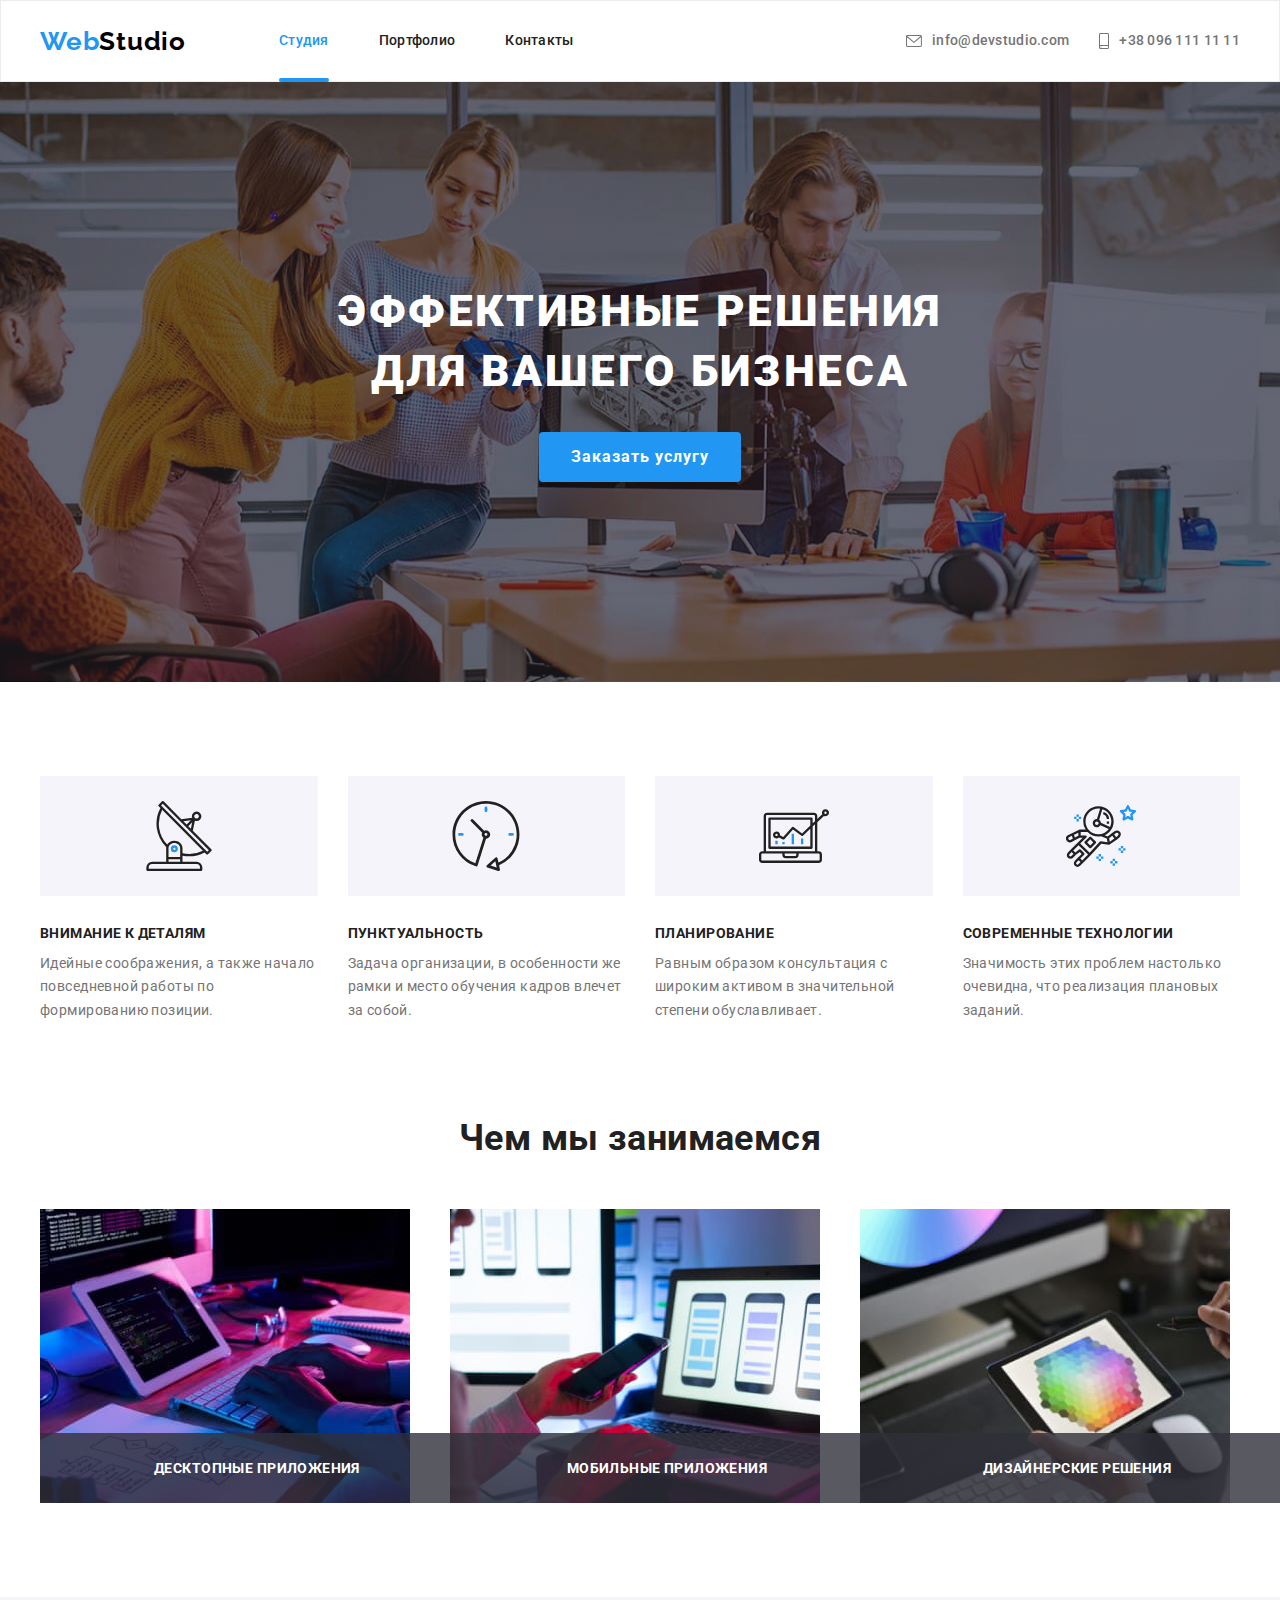
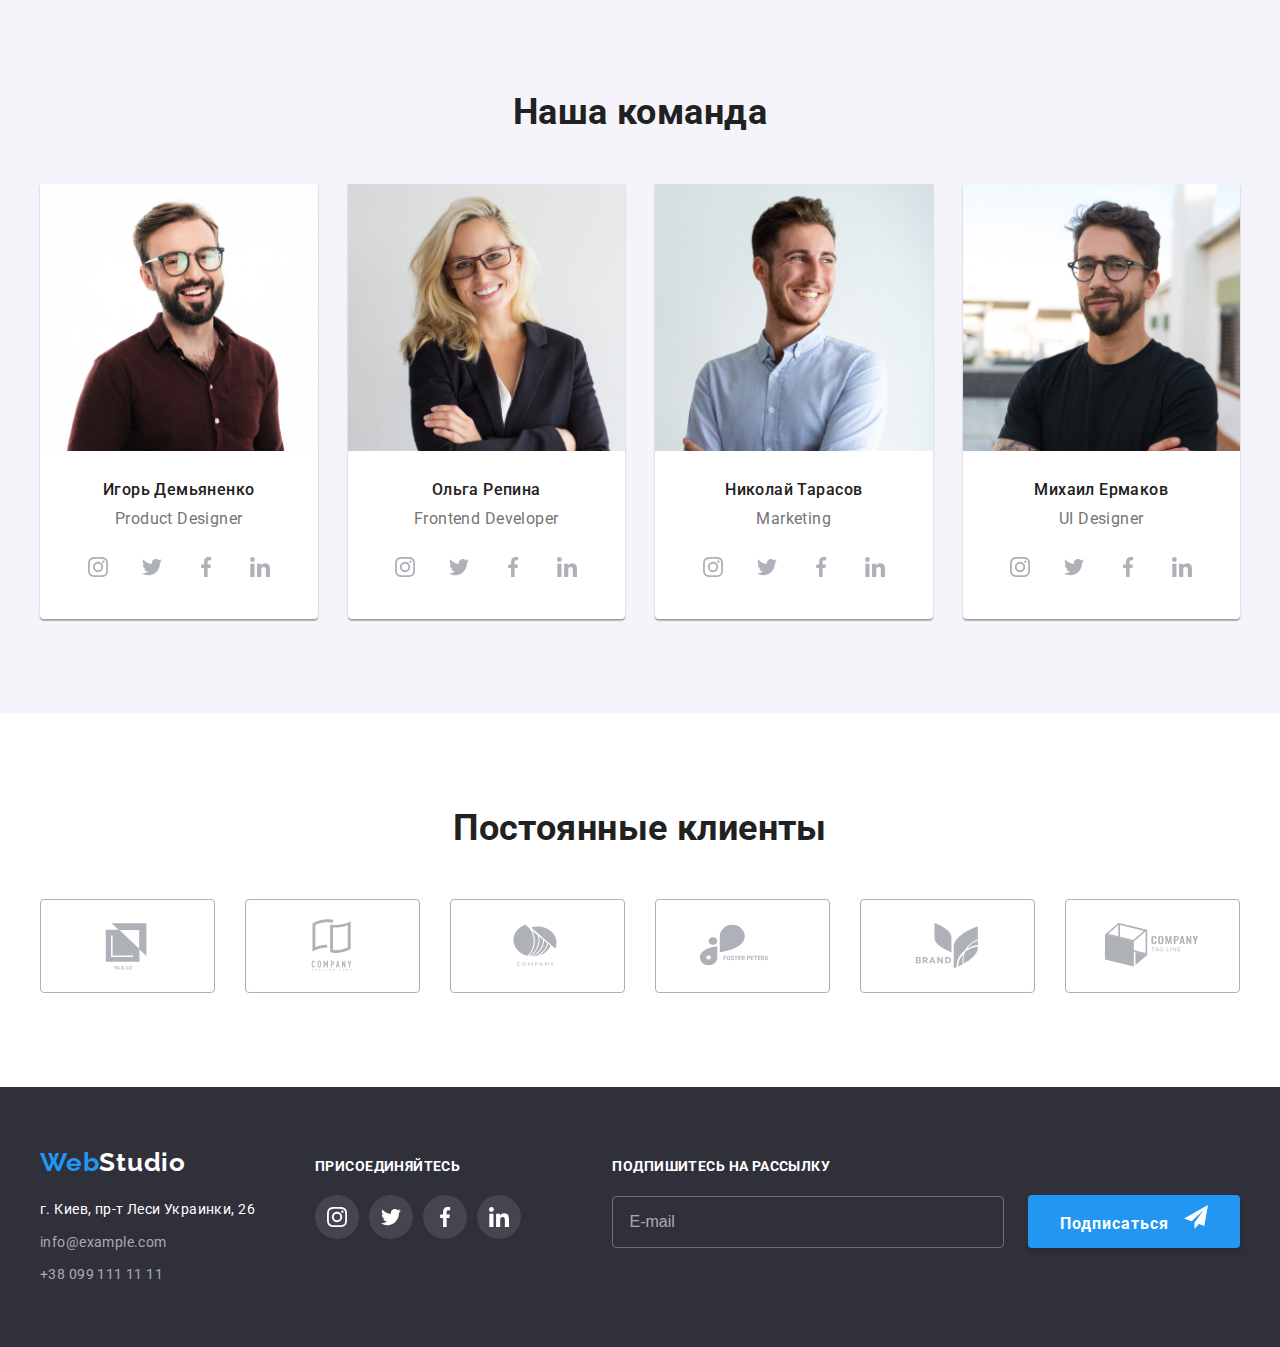
<file: index.html>
<!DOCTYPE html>
<html lang="ru">
  <head>
    <meta charset="UTF-8" />
    <meta http-equiv="X-UA-Compatible" content="IE=edge" />
    <meta name="viewport" content="width=device-width, initial-scale=1.0" />
    <title>Студия</title>
    <link rel="preconnect" href="https://fonts.googleapis.com" />
    <link rel="preconnect" href="https://fonts.gstatic.com" crossorigin />
    <link
      href="https://fonts.googleapis.com/css2?family=Raleway:wght@700&family=Roboto:wght@400;500;700;900&display=swap"
      rel="stylesheet"
    />
    <!-- Normalize start -->
    <link
      rel="stylesheet"
      href="https://cdnjs.cloudflare.com/ajax/libs/modern-normalize/1.1.0/modern-normalize.min.css"
      integrity="sha512-wpPYUAdjBVSE4KJnH1VR1HeZfpl1ub8YT/NKx4PuQ5NmX2tKuGu6U/JRp5y+Y8XG2tV+wKQpNHVUX03MfMFn9Q=="
      crossorigin="anonymous"
      referrerpolicy="no-referrer"
    />
    <!-- Normalize end -->
    <!-- Custom styles start -->
    <link rel="stylesheet" href="./css/main.min.css" />
    <!-- Custom styles end -->
  </head>
  <!--Body-->
  <body class="document.body">
    <!--Header-->
    <header class="header header-line">
      <div class="container header-container">
        <a class="logo header-logo" href="./index.html">
          Web<span class="logo__text">Studio</span>
        </a>
        <!-- Mobile menu -->
        <button
          class="menu-toggle js-open-menu"
          aria-expanded="false"
          aria-controls="mobile-menu"
          type="button"
        >
          <svg
            class="menu-toggle_icon"
            width="40"
            height="40"
            aria-label="Переключатель мобільного меню"
          >
            <use href="./images/icons.svg#menu-icon"></use>
          </svg>
        </button>
        <!--Navigation-->
        <nav class="nav">
          <ul class="nav__list nav-list list">
            <li class="nav__item">
              <a class="nav__link link nav__link--current" href="./index.html"
                >Студия</a
              >
            </li>
            <li class="nav__item">
              <a class="nav__link link" href="./portfolio.html">Портфолио</a>
            </li>
            <li class="nav__item">
              <a class="nav__link link" href="">Контакты</a>
            </li>
          </ul>
        </nav>
        <!--Contacts header-->
        <ul class="contact__list list">
          <li class="contact__item">
            <a class="contact__link link" href="mailto:info@devstudio.com">
              <svg class="contact__icon" width="16" height="12">
                <use href="./images/icons.svg#envelope"></use>
              </svg>
              info@devstudio.com
            </a>
          </li>
          <li class="contact__item">
            <a class="contact__link link" href="tel:+380961111111">
              <svg class="contact__icon" width="10" height="16">
                <use href="./images/icons.svg#smartphone"></use>
              </svg>
              +38 096 111 11 11</a
            >
          </li>
        </ul>
      </div>
    </header>
    <!--Main-->
    <main>
      <!--Герой-->
      <section class="hero">
        <div class="hero__bg container">
          <h1 class="hero__title">Эффективные решения для вашего бизнеса</h1>
          <button class="hero-btn" type="button" data-modal-open>
            Заказать услугу
          </button>
        </div>
      </section>
      <!--Особенности-->
      <section class="features section">
        <div class="container">
          <h2 class="visually-hidden">Особенности</h2>
          <ul class="feature-list list card-set">
            <li class="feature__item card-item">
              <div class="feature__container">
                <svg class="feature__icon" width="70" height="70">
                  <use href="./images/icons.svg#antenna"></use>
                </svg>
              </div>
              <h3 class="feature__title title">Внимание к деталям</h3>
              <p class="feature__descr">
                Идейные соображения, а также начало повседневной работы по
                формированию позиции.
              </p>
            </li>
            <li class="feature__item card-item">
              <div class="feature__container">
                <svg class="feature__icon" width="70" height="70">
                  <use href="./images/icons.svg#clock"></use>
                </svg>
              </div>
              <h3 class="feature__title title">Пунктуальность</h3>
              <p class="feature__descr">
                Задача организации, в особенности же рамки и место обучения
                кадров влечет за собой.
              </p>
            </li>
            <li class="feature__item card-item">
              <div class="feature__container">
                <svg class="feature__icon" width="70" height="70">
                  <use href="./images/icons.svg#diagram"></use>
                </svg>
              </div>
              <h3 class="feature__title title">Планирование</h3>
              <p class="feature__descr">
                Равным образом консультация с широким активом в значительной
                степени обуславливает.
              </p>
            </li>
            <li class="feature__item card-item">
              <div class="feature__container">
                <svg class="feature__icon" width="70" height="70">
                  <use href="./images/icons.svg#astronaut"></use>
                </svg>
              </div>
              <h3 class="feature__title title">Современные технологии</h3>
              <p class="feature__descr">
                Значимость этих проблем настолько очевидна, что реализация
                плановых заданий.
              </p>
            </li>
          </ul>
        </div>
      </section>
      <!--Чем мы занимаемся-->
      <section class="work-types section">
        <div class="container">
          <h2 class="section-title">Чем мы занимаемся</h2>
          <ul class="work-types__list card-set list">
            <li class="work-types__item card-item">
              <img
                class="images"
                src="./images/worktypes/img_1.jpg"
                alt="Верстка"
                width="370"
                height="294"
              />
              <p class="work-types__descr">Десктопные приложения</p>
            </li>
            <li class="work-types__item card-item">
              <img
                class="images"
                src="./images/worktypes/img_2.jpg"
                alt="Дизайн"
                width="370"
                height="294"
              />
              <p class="work-types__descr">Мобильные приложения</p>
            </li>
            <li class="work-types__item card-item">
              <img
                class="images"
                src="./images/worktypes/img_3.jpg"
                alt="Внешнее оформление"
                width="370"
                height="294"
              />
              <p class="work-types__descr">Дизайнерские решения</p>
            </li>
          </ul>
        </div>
      </section>
      <!--Наша команда-->
      <section class="team section">
        <div class="container">
          <h2 class="section-title">Наша команда</h2>
          <ul class="team__list card-set list">
            <li class="team__item card-item">
              <picture>
                <!-- desktop screen -->
                <source
                  media="(min-width: 1200px)"
                  srcset="
                    ./images/team/photo_1@1x_lg.webp 1x,
                    ./images/team/photo_1@2x_lg.webp 2x
                  "
                  type="image/webp"
                />
                <source
                  media="(min-width: 1200px)"
                  srcset="
                    ./images/team/photo_1@1x_lg.jpg 1x,
                    ./images/team/photo_1@2x_lg.jpg 2x
                  "
                  type="image/jpeg"
                />

                <!-- tablet screen -->
                <source
                  media="(min-width: 768px)"
                  srcset="
                    ./images/team/photo_1@1x_md.webp 1x,
                    ./images/team/photo_1@2x_md.webp 2x
                  "
                  type="image/webp"
                />
                <source
                  media="(min-width: 768px)"
                  srcset="
                    ./images/team/photo_1@1x_md.jpg 1x,
                    ./images/team/photo_1@2x_md.jpg 2x
                  "
                  type="image/jpeg"
                />

                <!-- mobile screen -->
                <source
                  media="(max-width: 767px)"
                  srcset="
                    ./images/team/photo_1@1x_sm.webp 1x,
                    ./images/team/photo_1@2x_sm.webp 2x
                  "
                  type="image/webp"
                />
                <source
                  media="(max-width: 767px)"
                  srcset="
                    ./images/team/photo_1@1x_sm.jpg 1x,
                    ./images/team/photo_1@2x_sm.jpg 2x
                  "
                  type="image/jpeg"
                />
                <img
                  class="team__img"
                  src="./images/team/photo_1@1x_sm.jpg"
                  alt="Фото Игорь Демьяненко"
                  width="450"
                  height="460"
                />
              </picture>
              <div class="team__wrapper">
                <h3 class="team__title">Игорь Демьяненко</h3>
                <p class="team__descr" lang="en">Product Designer</p>
                <ul class="social__list list">
                  <li class="social__item">
                    <a
                      class="social__link link"
                      href=""
                      target="_blank"
                      rel="noopener noreferrer"
                      aria-label="Instagram"
                    >
                      <svg class="social__icon" width="20" height="20">
                        <use href="./images/icons.svg#instagram"></use>
                      </svg>
                    </a>
                  </li>
                  <li class="social__item">
                    <a
                      class="social__link link"
                      href=""
                      target="_blank"
                      rel="noopener noreferrer"
                      aria-label="twitter"
                    >
                      <svg class="social__icon" width="20" height="20">
                        <use href="./images/icons.svg#twitter"></use>
                      </svg>
                    </a>
                  </li>
                  <li class="social__item">
                    <a
                      class="social__link link"
                      href=""
                      target="_blank"
                      rel="noopener noreferrer"
                      aria-label="facebook"
                    >
                      <svg class="social__icon" width="20" height="20">
                        <use href="./images/icons.svg#facebook"></use>
                      </svg>
                    </a>
                  </li>
                  <li class="social__item">
                    <a
                      class="social__link link"
                      href=""
                      target="_blank"
                      rel="noopener noreferrer"
                      aria-label="linkedin"
                    >
                      <svg class="social__icon" width="20" height="20">
                        <use href="./images/icons.svg#linkedin"></use>
                      </svg>
                    </a>
                  </li>
                </ul>
              </div>
            </li>
            <li class="team__item card-item">
              <picture>
                <!-- desktop screen -->
                <source
                  media="(min-width: 1200px)"
                  srcset="
                    ./images/team/photo_2@1x_lg.webp 1x,
                    ./images/team/photo_2@2x_lg.webp 2x
                  "
                  type="image/webp"
                />
                <source
                  media="(min-width: 1200px)"
                  srcset="
                    ./images/team/photo_2@1x_lg.jpg 1x,
                    ./images/team/photo_2@2x_lg.jpg 2x
                  "
                  type="image/jpeg"
                />

                <!-- tablet screen -->
                <source
                  media="(min-width: 768px)"
                  srcset="
                    ./images/team/photo_2@1x_md.webp 1x,
                    ./images/team/photo_2@2x_md.webp 2x
                  "
                  type="image/webp"
                />
                <source
                  media="(min-width: 768px)"
                  srcset="
                    ./images/team/photo_2@1x_md.jpg 1x,
                    ./images/team/photo_2@2x_md.jpg 2x
                  "
                  type="image/jpeg"
                />

                <!-- mobile screen -->
                <source
                  media="(max-width: 767px)"
                  srcset="
                    ./images/team/photo_2@1x_sm.webp 1x,
                    ./images/team/photo_2@2x_sm.webp 2x
                  "
                  type="image/webp"
                />
                <source
                  media="(max-width: 767px)"
                  srcset="
                    ./images/team/photo_2@1x_sm.jpg 1x,
                    ./images/team/photo_2@2x_sm.jpg 2x
                  "
                  type="image/jpeg"
                />
                <img
                  class="team__img"
                  src="./images/team/photo_2.jpg"
                  alt="Фото Ольга Репина"
                  width="450"
                  height="460"
                />
              </picture>
              <div class="team__wrapper">
                <h3 class="team__title">Ольга Репина</h3>
                <p class="team__descr" lang="en">Frontend Developer</p>
                <ul class="social__list list">
                  <li class="social__item">
                    <a
                      class="social__link link"
                      href=""
                      target="_blank"
                      rel="noopener noreferrer"
                      aria-label="Instagram"
                    >
                      <svg class="social__icon" width="20" height="20">
                        <use href="./images/icons.svg#instagram"></use>
                      </svg>
                    </a>
                  </li>
                  <li class="social__item">
                    <a
                      class="social__link link"
                      href=""
                      target="_blank"
                      rel="noopener noreferrer"
                      aria-label="twitter"
                    >
                      <svg class="social__icon" width="20" height="20">
                        <use href="./images/icons.svg#twitter"></use>
                      </svg>
                    </a>
                  </li>
                  <li class="social__item">
                    <a
                      class="social__link link"
                      href=""
                      target="_blank"
                      rel="noopener noreferrer"
                      aria-label="facebook"
                    >
                      <svg class="social__icon" width="20" height="20">
                        <use href="./images/icons.svg#facebook"></use>
                      </svg>
                    </a>
                  </li>
                  <li class="social__item">
                    <a
                      class="social__link link"
                      href=""
                      target="_blank"
                      rel="noopener noreferrer"
                      aria-label="linkedin"
                    >
                      <svg class="social__icon" width="20" height="20">
                        <use href="./images/icons.svg#linkedin"></use>
                      </svg>
                    </a>
                  </li>
                </ul>
              </div>
            </li>
            <li class="team__item card-item">
              <picture>
                <!-- desktop screen -->
                <source
                  media="(min-width: 1200px)"
                  srcset="
                    ./images/team/photo_3@1x_lg.webp 1x,
                    ./images/team/photo_3@2x_lg.webp 2x
                  "
                  type="image/webp"
                />
                <source
                  media="(min-width: 1200px)"
                  srcset="
                    ./images/team/photo_3@1x_lg.jpg 1x,
                    ./images/team/photo_3@2x_lg.jpg 2x
                  "
                  type="image/jpeg"
                />

                <!-- tablet screen -->
                <source
                  media="(min-width: 768px)"
                  srcset="
                    ./images/team/photo_3@1x_md.webp 1x,
                    ./images/team/photo_3@2x_md.webp 2x
                  "
                  type="image/webp"
                />
                <source
                  media="(min-width: 768px)"
                  srcset="
                    ./images/team/photo_3@1x_md.jpg 1x,
                    ./images/team/photo_3@2x_md.jpg 2x
                  "
                  type="image/jpeg"
                />

                <!-- mobile screen -->
                <source
                  media="(max-width: 767px)"
                  srcset="
                    ./images/team/photo_3@1x_sm.webp 1x,
                    ./images/team/photo_3@2x_sm.webp 2x
                  "
                  type="image/webp"
                />
                <source
                  media="(max-width: 767px)"
                  srcset="
                    ./images/team/photo_3@1x_sm.jpg 1x,
                    ./images/team/photo_3@2x_sm.jpg 2x
                  "
                  type="image/jpeg"
                />
                <img
                  class="team__img"
                  src="./images/team/photo_3.jpg"
                  alt="Фото Николай Тарасов"
                  width="450"
                  height="460"
                />
              </picture>
              <div class="team__wrapper">
                <h3 class="team__title">Николай Тарасов</h3>
                <p class="team__descr" lang="en">Marketing</p>
                <ul class="social__list list">
                  <li class="social__item">
                    <a
                      class="social__link link"
                      href=""
                      target="_blank"
                      rel="noopener noreferrer"
                      aria-label="Instagram"
                    >
                      <svg class="social__icon" width="20" height="20">
                        <use href="./images/icons.svg#instagram"></use>
                      </svg>
                    </a>
                  </li>
                  <li class="social__item">
                    <a
                      class="social__link link"
                      href=""
                      target="_blank"
                      rel="noopener noreferrer"
                      aria-label="twitter"
                    >
                      <svg class="social__icon" width="20" height="20">
                        <use href="./images/icons.svg#twitter"></use>
                      </svg>
                    </a>
                  </li>
                  <li class="social__item">
                    <a
                      class="social__link link"
                      href=""
                      target="_blank"
                      rel="noopener noreferrer"
                      aria-label="facebook"
                    >
                      <svg class="social__icon" width="20" height="20">
                        <use href="./images/icons.svg#facebook"></use>
                      </svg>
                    </a>
                  </li>
                  <li class="social__item">
                    <a
                      class="social__link link"
                      href=""
                      target="_blank"
                      rel="noopener noreferrer"
                      aria-label="linkedin"
                    >
                      <svg class="social__icon" width="20" height="20">
                        <use href="./images/icons.svg#linkedin"></use>
                      </svg>
                    </a>
                  </li>
                </ul>
              </div>
            </li>
            <li class="team__item card-item">
              <picture>
                <!-- desktop screen -->
                <source
                  media="(min-width: 1200px)"
                  srcset="
                    ./images/team/photo_4@1x_lg.webp 1x,
                    ./images/team/photo_4@2x_lg.webp 2x
                  "
                  type="image/webp"
                />
                <source
                  media="(min-width: 1200px)"
                  srcset="
                    ./images/team/photo_4@1x_lg.jpg 1x,
                    ./images/team/photo_4@2x_lg.jpg 2x
                  "
                  type="image/jpeg"
                />

                <!-- tablet screen -->
                <source
                  media="(min-width: 768px)"
                  srcset="
                    ./images/team/photo_4@1x_md.jpg 1x,
                    ./images/team/photo_4@2x_md.jpg 2x
                  "
                  type="image/webp"
                />
                <source
                  media="(min-width: 768px)"
                  srcset="
                    ./images/team/photo_4@1x_md.jpg 1x,
                    ./images/team/photo_4@2x_md.jpg 2x
                  "
                  type="image/jpeg"
                />

                <!-- mobile screen -->
                <source
                  media="(max-width: 767px)"
                  srcset="
                    ./images/team/photo_4@1x_sm.webp 1x,
                    ./images/team/photo_4@2x_sm.webp 2x
                  "
                  type="image/webp"
                />
                <source
                  media="(max-width: 767px)"
                  srcset="
                    ./images/team/photo_4@1x_sm.jpg 1x,
                    ./images/team/photo_4@2x_sm.jpg 2x
                  "
                  type="image/jpeg"
                />
                <img
                  class="team__img"
                  src="./images/team/photo_4.jpg"
                  alt="Фото Михаил Ермаков"
                  width="450"
                  height="460"
                />
              </picture>

              <div class="team__wrapper">
                <h3 class="team__title">Михаил Ермаков</h3>
                <p class="team__descr" lang="en">UI Designer</p>
                <ul class="social__list list">
                  <li class="social__item">
                    <a
                      class="social__link link"
                      href=""
                      target="_blank"
                      rel="noopener noreferrer"
                      aria-label="Instagram"
                    >
                      <svg class="social__icon" width="20" height="20">
                        <use href="./images/icons.svg#instagram"></use>
                      </svg>
                    </a>
                  </li>
                  <li class="social__item">
                    <a
                      class="social__link link"
                      href=""
                      target="_blank"
                      rel="noopener noreferrer"
                      aria-label="twitter"
                    >
                      <svg class="social__icon" width="20" height="20">
                        <use href="./images/icons.svg#twitter"></use>
                      </svg>
                    </a>
                  </li>
                  <li class="social__item">
                    <a
                      class="social__link link"
                      href=""
                      target="_blank"
                      rel="noopener noreferrer"
                      aria-label="facebook"
                    >
                      <svg class="social__icon" width="20" height="20">
                        <use href="./images/icons.svg#facebook"></use>
                      </svg>
                    </a>
                  </li>
                  <li class="social__item">
                    <a
                      class="social__link link"
                      href=""
                      target="_blank"
                      rel="noopener noreferrer"
                      aria-label="linkedin"
                    >
                      <svg class="social__icon" width="20" height="20">
                        <use href="./images/icons.svg#linkedin"></use>
                      </svg>
                    </a>
                  </li>
                </ul>
              </div>
            </li>
          </ul>
        </div>
      </section>
      <!-- Постоянные клиенты -->
      <section class="clients section">
        <div class="container">
          <h2 class="clients__title section-title">Постоянные клиенты</h2>
          <ul class="clients__list card-set list">
            <li class="clients__item card-item">
              <a
                class="clients__link link"
                target="_blank"
                rel="noopener noreferrer"
                href=""
                aria-label="YA&CO"
              >
                <svg width="106" height="60">
                  <use href="./images/icons.svg#logo-1"></use>
                </svg>
              </a>
            </li>
            <li class="clients__item card-item">
              <a
                class="clients__link link"
                target="_blank"
                rel="noopener noreferrer"
                href=""
                aria-label="Tagline here"
              >
                <svg width="106" height="60">
                  <use href="./images/icons.svg#logo-2"></use>
                </svg>
              </a>
            </li>
            <li class="clients__item card-item">
              <a
                class="clients__link link"
                target="_blank"
                rel="noopener noreferrer"
                href=""
                aria-label="Company"
              >
                <svg width="106" height="60">
                  <use href="./images/icons.svg#logo-3"></use>
                </svg>
              </a>
            </li>
            <li class="clients__item card-item">
              <a
                class="clients__link link"
                target="_blank"
                rel="noopener noreferrer"
                href=""
                aria-label="Foster Peters"
              >
                <svg width="106" height="60">
                  <use href="./images/icons.svg#logo-4"></use>
                </svg>
              </a>
            </li>
            <li class="clients__item card-item">
              <a
                class="clients__link link"
                target="_blank"
                rel="noopener noreferrer"
                href=""
                aria-label="Brand"
              >
                <svg width="106" height="60">
                  <use href="./images/icons.svg#logo-5"></use>
                </svg>
              </a>
            </li>
            <li class="clients__item card-item">
              <a
                class="clients__link link"
                target="_blank"
                rel="noopener noreferrer"
                href=""
                aria-label="Tag Line"
              >
                <svg width="106" height="60">
                  <use href="./images/icons.svg#logo-6"></use>
                </svg>
              </a>
            </li>
          </ul>
        </div>
      </section>
    </main>
    <!--Footer-->
    <footer class="footer">
      <div class="footer__container container">
        <div class="footer__contacts">
          <a class="logo footer-logo" href="index.html"
            >Web<span class="logo-text logo-text--mode-white">Studio</span>
          </a>
          <address class="footer-address">
            <ul class="footer__list list">
              <li>
                <a
                  href="https://goo.gl/maps/9SiHz1dHuhAvryd87"
                  target="_blank"
                  rel="noreferrer noopener"
                  class="footer__link link footer-address__descr"
                  >г. Киев, пр-т Леси Украинки, 26
                </a>
              </li>
              <li>
                <a href="mailto:info@example.com" class="footer__link link"
                  >info@example.com</a
                >
              </li>
              <li>
                <a href="tel:+380991111111" class="footer__link link"
                  >+38 099 111 11 11</a
                >
              </li>
            </ul>
          </address>
        </div>
        <div class="footer-join">
          <h2 class="footer-join__title">присоединяйтесь</h2>
          <ul class="social__list list">
            <li class="social__item">
              <a
                class="social__link social__link--footer link"
                href=""
                target="_blank"
                rel="noopener noreferrer"
                aria-label="Instagram"
              >
                <svg
                  class="social__icon social__icon--footer"
                  width="20"
                  height="20"
                >
                  <use href="./images/icons.svg#instagram"></use>
                </svg>
              </a>
            </li>
            <li class="social__item">
              <a
                class="social__link social__link--footer link"
                href=""
                target="_blank"
                rel="noopener noreferrer"
                aria-label="twitter"
              >
                <svg
                  class="social__icon social__icon--footer"
                  width="20"
                  height="20"
                >
                  <use href="./images/icons.svg#twitter"></use>
                </svg>
              </a>
            </li>
            <li class="social__item">
              <a
                class="social__link social__link--footer link"
                href=""
                target="_blank"
                rel="noopener noreferrer"
                aria-label="facebook"
              >
                <svg
                  class="social__icon social__icon--footer"
                  width="20"
                  height="20"
                >
                  <use href="./images/icons.svg#facebook"></use>
                </svg>
              </a>
            </li>
            <li class="social__item">
              <a
                class="social__link social__link--footer link"
                href=""
                target="_blank"
                rel="noopener noreferrer"
                aria-label="linkedin"
              >
                <svg
                  class="social__icon social__icon--footer"
                  width="20"
                  height="20"
                >
                  <use href="./images/icons.svg#linkedin"></use>
                </svg>
              </a>
            </li>
          </ul>
        </div>
        <div class="footer-subscribe">
          <h2 class="footer-subscribe__title">Подпишитесь на рассылку</h2>
          <form class="footer-subscribe__form">
            <label class="footer-subscribe__label">
              <input
                class="footer-subscribe__input"
                type="email"
                name="email"
                placeholder="E-mail"
              />
            </label>
            <button class="hero-btn hero-btn--footer" type="submit">
              Подписаться
              <svg class="footer-subscribe__icon" width="24px" height="24px">
                <use href="./images/icons.svg#icon-send"></use>
              </svg>
            </button>
          </form>
        </div>
      </div>
    </footer>
    <!-- Modal window -->
    <div class="backdrop is-hidden" data-modal>
      <div class="modal">
        <button class="modal-close-btn" data-modal-close>
          <svg class="modal-close-btn__icon" width="18" height="18">
            <use href="./images/icons.svg#modal-close"></use>
          </svg>
        </button>
        <form class="register-form">
          <strong class="register-form__title"
            >Оставьте свои данные, мы вам перезвоним</strong
          >
          <div class="register-form__group" role="group">
            <label class="register-form__wrap">
              <span class="register-form__label">Имя</span>
              <span class="register-form__wrap">
                <input
                  class="register-form__input"
                  type="text"
                  name="user_name"
                />
                <svg class="register-form__icon" width="18" height="18">
                  <use href="./images/icons.svg#register-form-name-icon"></use>
                </svg>
              </span>
            </label>
            <label class="register-form__wrap">
              <span class="register-form__label">Телефон</span>
              <span class="register-form__wrap">
                <input
                  class="register-form__input"
                  type="tel"
                  name="phone_number"
                />
                <svg class="register-form__icon" width="18" height="18">
                  <use href="./images/icons.svg#register-form-phone-icon"></use>
                </svg>
              </span>
            </label>
            <label class="register-form__wrap">
              <span class="register-form__label">Почта</span>
              <span class="register-form__wrap">
                <input class="register-form__input" type="email" name="email" />
                <svg class="register-form__icon" width="18" height="18">
                  <use
                    href="./images/icons.svg#register-form-envelope-icon"
                  ></use>
                </svg>
              </span>
            </label>
            <label class="register-form__wrap">
              <span class="register-form__label">Комментарий</span>
              <span class="register-form__wrap">
                <textarea
                  class="register-form__message"
                  name="feedback"
                  rows="5"
                  placeholder="Введите текст"
                ></textarea>
              </span>
            </label>
          </div>
          <label class="register-form-agreement">
            <input
              class="register__checkbox visually-hidden"
              type="checkbox"
              name="agreement"
            />
            <svg class="register__icon" width="16" height="15">
              <use
                class="register__icon--uncheck"
                href="./images/icons.svg#icon-uncheck"
              ></use>
              <use
                class="register__icon--check"
                href="./images/icons.svg#icon-check"
              ></use>
            </svg>
            <span class="register-form-agreement__text"
              >Соглашаюсь с рассылкой и принимаю
              <a class="register-form-agreement__link" href=""
                >Условия договора</a
              >
            </span>
          </label>
          <button class="hero-btn" type="submit">Отправить</button>
        </form>
      </div>
    </div>
    <!-- Mobile menu -->
    <div class="menu-container js-menu-container" id="mobile-menu">
      <button class="menu-toggle menu-toggle--close js-close-menu">
        <svg width="19" height="19">
          <use href="./images/icons.svg#menu-close"></use>
        </svg>
      </button>
      <div class="mobile-menu">
        <!--Navigation menu-->
        <ul class="nav__list nav-list nav-list--menu list">
          <li class="nav__item nav__item--menu">
            <a
              class="nav__link nav__link--menu link menu--current"
              href="./index.html"
              >Студия</a
            >
          </li>
          <li class="nav__item nav__item--menu">
            <a class="nav__link nav__link--menu link" href="./portfolio.html"
              >Портфолио</a
            >
          </li>
          <li class="nav__item nav__item--menu">
            <a class="nav__link nav__link--menu link" href="">Контакты</a>
          </li>
        </ul>
        <!--Contacts menu-->
        <ul class="contact__list contact__list--menu list">
          <li class="contact__item contact__item--menu-phone">
            <a
              class="contact__link contact__link--menu link"
              href="tel:+380961111111"
            >
              +38 096 111 11 11</a
            >
          </li>
          <li class="contact__item contact__item--menu-envelope">
            <a
              class="contact__link contact__link--menu link"
              href="mailto:info@devstudio.com"
            >
              info@devstudio.com
            </a>
          </li>
        </ul>
        <!-- Socials menu -->
        <ul class="social__list--menu list">
          <li class="social__item--menu">
            <a
              class="social__link--menu link"
              href=""
              target="_blank"
              rel="noopener noreferrer"
              aria-label="Instagram"
              >Instagram
            </a>
          </li>
          <li><span class="line-vertical">|</span></li>
          <li class="social__item--menu">
            <a
              class="social__link--menu link"
              href=""
              target="_blank"
              rel="noopener noreferrer"
              aria-label="twitter"
            >
              Twitter
            </a>
          </li>
          <li><span class="line-vertical">|</span></li>
          <li class="social__item--menu">
            <a
              class="social__link--menu link"
              href=""
              target="_blank"
              rel="noopener noreferrer"
              aria-label="facebook"
            >
              Facebook
            </a>
          </li>
          <li><span class="line-vertical">|</span></li>
          <li class="social__item--menu">
            <a
              class="social__link--menu link"
              href=""
              target="_blank"
              rel="noopener noreferrer"
              aria-label="linkedin"
            >
              Linkedin
            </a>
          </li>
        </ul>
      </div>
    </div>
    <script src="./js/modal.js"></script>
    <script src="./js/mobile-menu.js"></script>
    <!-- <script
      defer
      src="https://cdnjs.cloudflare.com/ajax/libs/body-scroll-lock/3.1.5/bodyScrollLock.min.js"
      integrity="sha512-HowszSDbQl7UPEAsPnvJHlQsnBmU2YMrv7KKTBulTLEGz9chfBoWYyZJL+MU06p/yBuuMO/8jI7029YRZ2uBLA=="
      crossorigin="anonymous"
    ></script> -->
  </body>
</html>
</file>
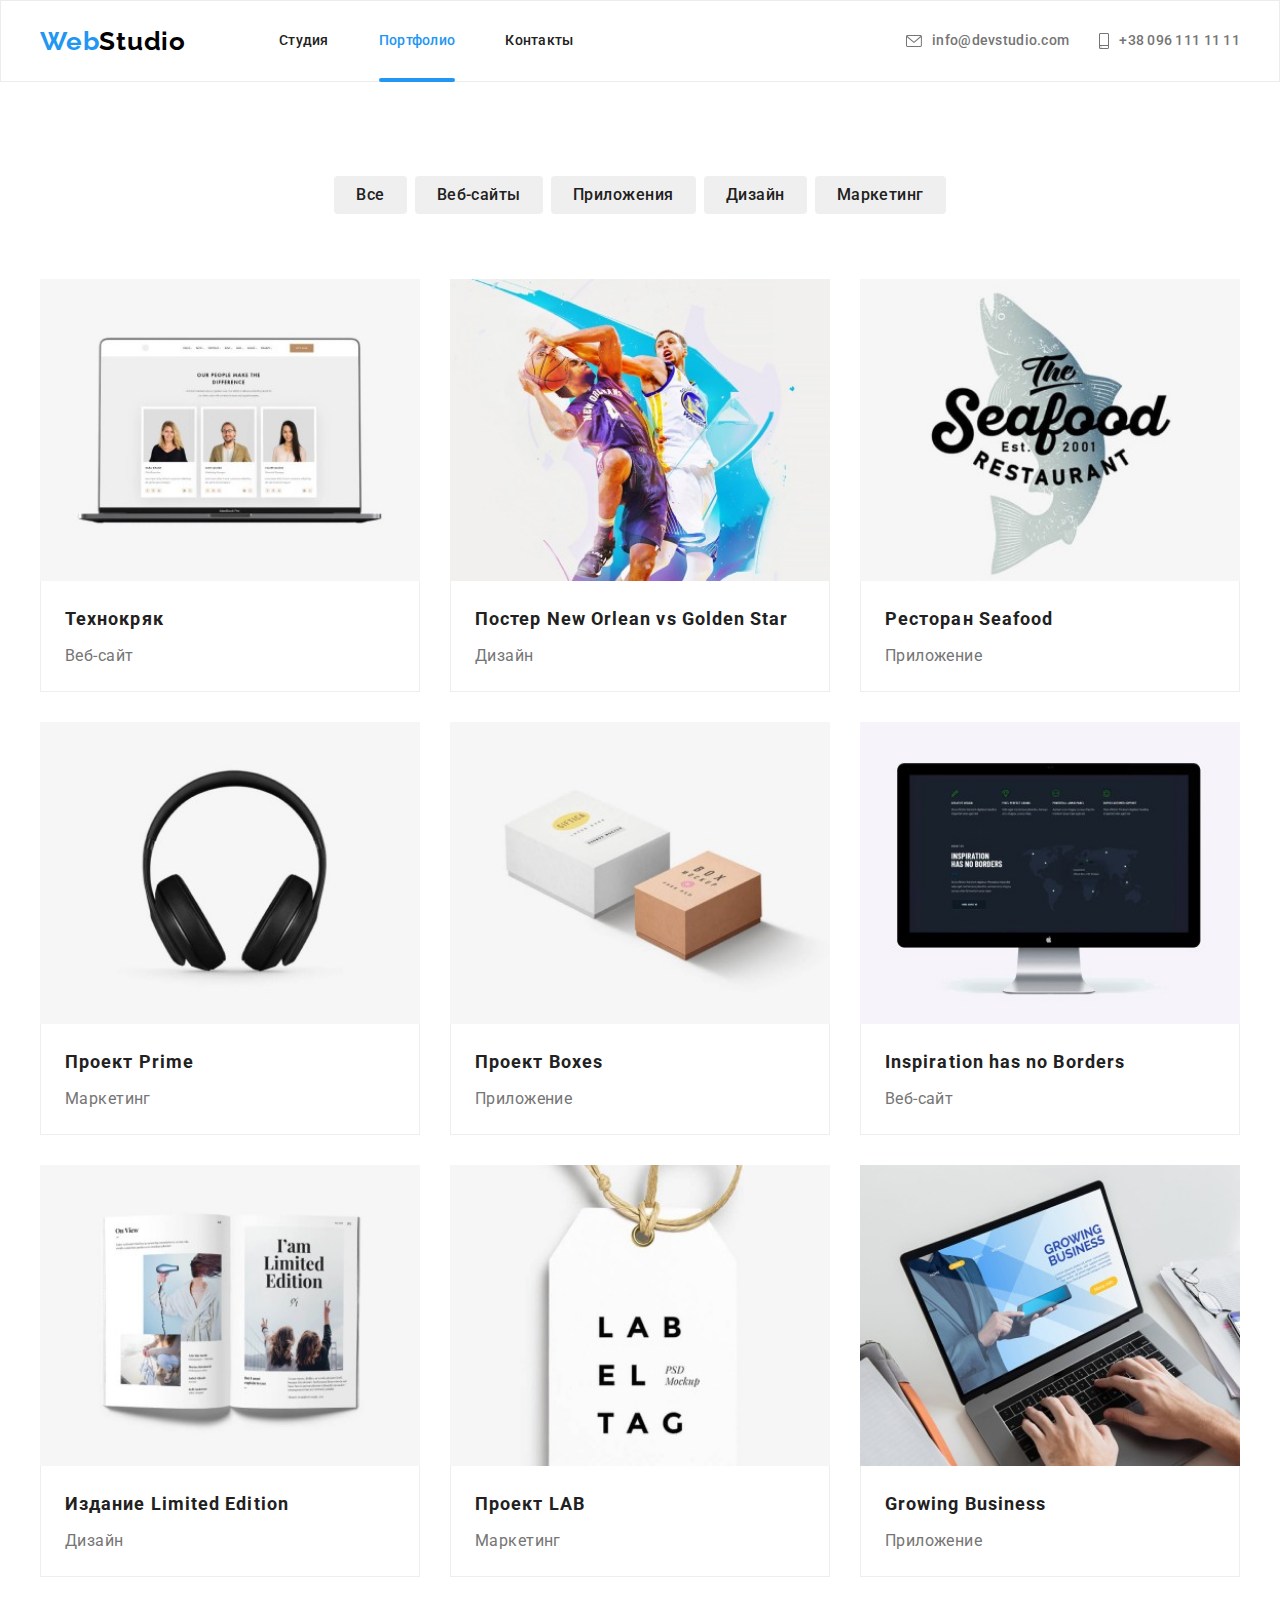
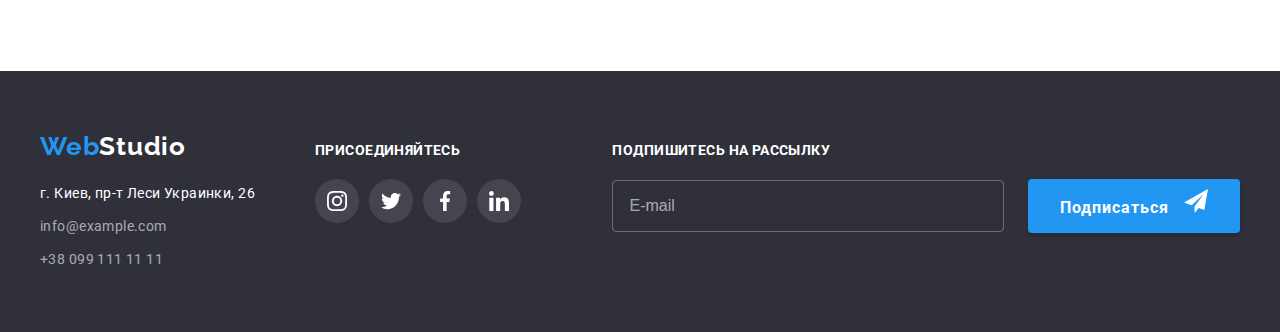
<file: portfolio.html>
<!DOCTYPE html>
<html lang="ru">
  <head>
    <meta charset="UTF-8" />
    <meta http-equiv="X-UA-Compatible" content="IE=edge" />
    <meta name="viewport" content="width=device-width, initial-scale=1.0" />
    <title>Студия</title>
    <link rel="preconnect" href="https://fonts.googleapis.com" />
    <link rel="preconnect" href="https://fonts.gstatic.com" crossorigin />
    <link
      href="https://fonts.googleapis.com/css2?family=Raleway:wght@700&family=Roboto:wght@400;500;700;900&display=swap"
      rel="stylesheet"
    />
    <!-- Normalize start -->
    <link
      rel="stylesheet"
      href="https://cdnjs.cloudflare.com/ajax/libs/modern-normalize/1.1.0/modern-normalize.min.css"
      integrity="sha512-wpPYUAdjBVSE4KJnH1VR1HeZfpl1ub8YT/NKx4PuQ5NmX2tKuGu6U/JRp5y+Y8XG2tV+wKQpNHVUX03MfMFn9Q=="
      crossorigin="anonymous"
      referrerpolicy="no-referrer"
    />
    <!-- Normalize end -->
    <!-- Custom styles start -->
    <link rel="stylesheet" href="./css/main.min.css" />
    <!-- Custom styles end -->
  </head>
  <!--Body-->
  <body>
    <!--Header-->
    <header class="header header-line">
      <div class="container header-container">
        <a class="logo header-logo" href="./index.html">
          Web<span class="logo__text">Studio</span>
        </a>
        <!-- Mobile menu -->
        <button
          class="menu-toggle js-open-menu"
          aria-expanded="false"
          aria-controls="mobile-menu"
          type="button"
        >
          <svg
            class="menu-toggle__icon"
            width="40"
            height="40"
            aria-label="Переключатель мобільного меню"
          >
            <use href="./images/icons.svg#menu-icon"></use>
          </svg>
        </button>
        <!--Navigation-->
        <nav class="nav">
          <ul class="nav__list nav-list list">
            <li class="nav__item">
              <a class="nav__link link" href="./index.html">Студия</a>
            </li>
            <li class="nav__item">
              <a
                class="nav__link link nav__link--current"
                href="./portfolio.html"
                >Портфолио</a
              >
            </li>
            <li class="nav__item">
              <a class="nav__link link" href="">Контакты</a>
            </li>
          </ul>
        </nav>
        <!--Contacts header-->
        <ul class="contact__list list">
          <li class="contact__item">
            <a class="contact__link link" href="mailto:info@devstudio.com">
              <svg class="contact__icon" width="16" height="12">
                <use href="./images/icons.svg#envelope"></use>
              </svg>
              info@devstudio.com
            </a>
          </li>
          <li class="contact__item">
            <a class="contact__link link" href="tel:+380961111111">
              <svg class="contact__icon" width="10" height="16">
                <use href="./images/icons.svg#smartphone"></use>
              </svg>
              +38 096 111 11 11</a
            >
          </li>
        </ul>
      </div>
    </header>
    <!--Main-->
    <main>
      <!-- Portfolio filter -->
      <section class="section">
        <div class="container">
          <h1 class="visually-hidden">Портфолио</h1>
          <ul class="filter-list list">
            <li class="filter__item">
              <button class="filter-btn" type="button">Все</button>
            </li>
            <li class="filter__item">
              <button class="filter-btn" type="button">Веб-сайты</button>
            </li>
            <li class="filter__item">
              <button class="filter-btn" type="button">Приложения</button>
            </li>
            <li class="filter__item">
              <button class="filter-btn" type="button">Дизайн</button>
            </li>
            <li class="filter__item">
              <button class="filter-btn" type="button">Маркетинг</button>
            </li>
          </ul>
          <!-- Portfolio cards -->
          <ul class="portfolio-list card-set portfolio list">
            <li class="portfolio-list__item card-item">
              <a
                class="portfolio-list__link link"
                href=""
                target="_blank"
                rel="noopener noreferrer"
              >
                <div class="portfolio-list__thumb">
                  <img
                    class="portfolio-list__img"
                    srcset="
                      ./images/portfolio/img_1-354.jpg 354w,
                      ./images/portfolio/img_1-370.jpg 370w,
                      ./images/portfolio/img_1-450.jpg 450w,
                      ./images/portfolio/img_1-708.jpg 708w,
                      ./images/portfolio/img_1-740.jpg 740w,
                      ./images/portfolio/img_1-900.jpg 900w
                    "
                    sizes="(min-width: 1200px) 370px, (min-width: 768px) 354px, (max-width: 767px) 450px, 100vw"
                    src="./images/portfolio/img_1-370.jpg"
                    alt="Ноутбук с контентом"
                    width="450"
                    height="294"
                  />
                  <div class="overlay">
                    <p class="overlay__descr">
                      Ресурс предлагает комплексные предложения с разным уровнем
                      функционала и сервисов. Все это позволит посетителю
                      получить исчерпывающие сведения о&nbsp;компании или
                      частном лице.
                    </p>
                  </div>
                </div>
                <div class="portfolio-list__container">
                  <h2 class="portfolio-list__title portfolio-title title">
                    Технокряк
                  </h2>
                  <p class="portfolio-list__descr">Веб-сайт</p>
                </div>
              </a>
            </li>
            <li class="portfolio-list__item card-item">
              <a
                class="portfolio-list__link link"
                href=""
                target="_blank"
                rel="noopener noreferrer"
              >
                <div class="portfolio-list__thumb">
                  <img
                    class="portfolio-list__img"
                    srcset="
                      ./images/portfolio/img_2-354.jpg 354w,
                      ./images/portfolio/img_2-370.jpg 370w,
                      ./images/portfolio/img_2-450.jpg 450w,
                      ./images/portfolio/img_2-708.jpg 708w,
                      ./images/portfolio/img_2-740.jpg 740w,
                      ./images/portfolio/img_2-900.jpg 900w
                    "
                    sizes="(min-width: 1200px) 370px, (min-width: 768px) 354px, (max-width: 767px) 450px, 100vw"
                    src="./images/portfolio/img_2-370.jpg"
                    alt="Два баскетболиста"
                    width="450"
                    height="294"
                  />
                  <div class="overlay">
                    <p class="overlay__descr">
                      Ресурс предлагает комплексные предложения с разным уровнем
                      функционала и сервисов. Все это позволит посетителю
                      получить исчерпывающие сведения о&nbsp;компании или
                      частном лице.
                    </p>
                  </div>
                </div>
                <div class="portfolio-list__container">
                  <h2 class="portfolio-list__title portfolio-title title">
                    Постер New Orlean vs Golden Star
                  </h2>
                  <p class="portfolio-list__descr">Дизайн</p>
                </div>
              </a>
            </li>
            <li class="portfolio-list__item card-item">
              <a
                class="portfolio-list__link link"
                href=""
                target="_blank"
                rel="noopener noreferrer"
              >
                <div class="portfolio-list__thumb">
                  <img
                    class="portfolio-list__img"
                    srcset="
                      ./images/portfolio/img_3-354.jpg 354w,
                      ./images/portfolio/img_3-370.jpg 370w,
                      ./images/portfolio/img_3-450.jpg 450w,
                      ./images/portfolio/img_3-708.jpg 708w,
                      ./images/portfolio/img_3-740.jpg 740w,
                      ./images/portfolio/img_3-900.jpg 900w
                    "
                    sizes="(min-width: 1200px) 370px, (min-width: 768px) 354px, (max-width: 767px) 450px, 100vw"
                    src="./images/portfolio/img_3-370.jpg"
                    alt="Логотип ресторана"
                    width="450"
                    height="294"
                  />
                  <div class="overlay">
                    <p class="overlay__descr">
                      Ресурс предлагает комплексные предложения с разным уровнем
                      функционала и сервисов. Все это позволит посетителю
                      получить исчерпывающие сведения о&nbsp;компании или
                      частном лице.
                    </p>
                  </div>
                </div>
                <div class="portfolio-list__container">
                  <h2 class="portfolio-list__title portfolio-title title">
                    Ресторан Seafood
                  </h2>
                  <p class="portfolio-list__descr">Приложение</p>
                </div>
              </a>
            </li>
            <li class="portfolio-list__item card-item">
              <a
                class="portfolio-list__link link"
                href=""
                target="_blank"
                rel="noopener noreferrer"
              >
                <div class="portfolio-list__thumb">
                  <img
                    class="portfolio-list__img"
                    srcset="
                      ./images/portfolio/img_4-354.jpg 354w,
                      ./images/portfolio/img_4-370.jpg 370w,
                      ./images/portfolio/img_4-450.jpg 450w,
                      ./images/portfolio/img_4-708.jpg 708w,
                      ./images/portfolio/img_4-740.jpg 740w,
                      ./images/portfolio/img_4-900.jpg 900w
                    "
                    sizes="(min-width: 1200px) 370px, (min-width: 768px) 354px, (max-width: 479px) 450px, 100vw"
                    src="./images/portfolio/img_4-370.jpg"
                    alt="Наушники"
                    width="450"
                    height="294"
                  />
                  <div class="overlay">
                    <p class="overlay__descr">
                      Ресурс предлагает комплексные предложения с разным уровнем
                      функционала и сервисов. Все это позволит посетителю
                      получить исчерпывающие сведения о&nbsp;компании или
                      частном лице.
                    </p>
                  </div>
                </div>
                <div class="portfolio-list__container">
                  <h2 class="portfolio-list__title portfolio-title title">
                    Проект Prime
                  </h2>
                  <p class="portfolio-list__descr">Маркетинг</p>
                </div>
              </a>
            </li>
            <li class="portfolio-list__item card-item">
              <a
                class="portfolio-list__link link"
                href=""
                target="_blank"
                rel="noopener noreferrer"
              >
                <div class="portfolio-list__thumb">
                  <img
                    class="portfolio-list__img"
                    srcset="
                      ./images/portfolio/img_5-354.jpg 354w,
                      ./images/portfolio/img_5-370.jpg 370w,
                      ./images/portfolio/img_5-450.jpg 450w,
                      ./images/portfolio/img_5-708.jpg 708w,
                      ./images/portfolio/img_5-740.jpg 740w,
                      ./images/portfolio/img_5-900.jpg 900w
                    "
                    sizes="(min-width: 1200px) 370px, (min-width: 768px) 354px, (max-width: 767px) 450px, 100vw"
                    src="./images/portfolio/img_5-370.jpg"
                    alt="Две коробки"
                    width="450"
                    height="294"
                  />
                  <div class="overlay">
                    <p class="overlay__descr">
                      Ресурс предлагает комплексные предложения с разным уровнем
                      функционала и сервисов. Все это позволит посетителю
                      получить исчерпывающие сведения о&nbsp;компании или
                      частном лице.
                    </p>
                  </div>
                </div>
                <div class="portfolio-list__container">
                  <h2 class="portfolio-list__title portfolio-title title">
                    Проект Boxes
                  </h2>
                  <p class="portfolio-list__descr">Приложение</p>
                </div>
              </a>
            </li>
            <li class="portfolio-list__item card-item">
              <a
                class="portfolio-list__link link"
                href=""
                target="_blank"
                rel="noopener noreferrer"
              >
                <div class="portfolio-list__thumb">
                  <img
                    class="portfolio-list__img"
                    srcset="
                      ./images/portfolio/img_6-354.jpg 354w,
                      ./images/portfolio/img_6-370.jpg 370w,
                      ./images/portfolio/img_6-450.jpg 450w,
                      ./images/portfolio/img_6-708.jpg 708w,
                      ./images/portfolio/img_6-740.jpg 740w,
                      ./images/portfolio/img_6-900.jpg 900w
                    "
                    sizes="(min-width: 1200px) 370px, (min-width: 768px) 354px, (max-width: 767px) 450px, 100vw"
                    src="./images/portfolio/img_6-370.jpg"
                    alt="Монитор с изображением"
                    width="450"
                    height="294"
                  />
                  <div class="overlay">
                    <p class="overlay__descr">
                      Ресурс предлагает комплексные предложения с разным уровнем
                      функционала и сервисов. Все это позволит посетителю
                      получить исчерпывающие сведения о&nbsp;компании или
                      частном лице.
                    </p>
                  </div>
                </div>
                <div class="portfolio-list__container">
                  <h2 class="portfolio-list__title portfolio-title title">
                    Inspiration has no Borders
                  </h2>
                  <p class="portfolio-list__descr">Веб-сайт</p>
                </div>
              </a>
            </li>
            <li class="portfolio-list__item card-item">
              <a
                class="portfolio-list__link link"
                href=""
                target="_blank"
                rel="noopener noreferrer"
              >
                <div class="portfolio-list__thumb">
                  <img
                    class="portfolio-list__img"
                    srcset="
                      ./images/portfolio/img_7-354.jpg 354w,
                      ./images/portfolio/img_7-370.jpg 370w,
                      ./images/portfolio/img_7-450.jpg 450w,
                      ./images/portfolio/img_7-708.jpg 708w,
                      ./images/portfolio/img_7-740.jpg 740w,
                      ./images/portfolio/img_7-900.jpg 900w
                    "
                    sizes="(min-width: 1200px) 370px, (min-width: 768px) 354px, (max-width: 767px) 450px, 100vw"
                    src="./images/portfolio/img_7-370.jpg"
                    alt="Открытая книга"
                    width="450"
                    height="294"
                  />
                  <div class="overlay">
                    <p class="overlay__descr">
                      Ресурс предлагает комплексные предложения с разным уровнем
                      функционала и сервисов. Все это позволит посетителю
                      получить исчерпывающие сведения о&nbsp;компании или
                      частном лице.
                    </p>
                  </div>
                </div>
                <div class="portfolio-list__container">
                  <h2 class="portfolio-list__title portfolio-title title">
                    Издание Limited Edition
                  </h2>
                  <p class="portfolio-list__descr">Дизайн</p>
                </div>
              </a>
            </li>
            <li class="portfolio-list__item card-item">
              <a
                class="portfolio-list__link link"
                href=""
                target="_blank"
                rel="noopener noreferrer"
              >
                <div class="portfolio-list__thumb">
                  <img
                    class="portfolio-list__img"
                    srcset="
                      ./images/portfolio/img_8-354.jpg 354w,
                      ./images/portfolio/img_8-370.jpg 370w,
                      ./images/portfolio/img_8-450.jpg 450w,
                      ./images/portfolio/img_8-708.jpg 708w,
                      ./images/portfolio/img_8-740.jpg 740w,
                      ./images/portfolio/img_8-900.jpg 900w
                    "
                    sizes="(min-width: 1200px) 370px, (min-width: 768px) 354px, (max-width: 767px) 450px, 100vw"
                    src="./images/portfolio/img_8-370.jpg"
                    alt="Бирочка"
                    width="450"
                    height="294"
                  />
                  <div class="overlay">
                    <p class="overlay__descr">
                      Ресурс предлагает комплексные предложения с разным уровнем
                      функционала и сервисов. Все это позволит посетителю
                      получить исчерпывающие сведения о&nbsp;компании или
                      частном лице.
                    </p>
                  </div>
                </div>
                <div class="portfolio-list__container">
                  <h2 class="portfolio-list__title portfolio-title title">
                    Проект LAB
                  </h2>
                  <p class="portfolio-list__descr">Маркетинг</p>
                </div>
              </a>
            </li>
            <li class="portfolio-list__item card-item">
              <a
                class="portfolio-list__link link"
                href=""
                target="_blank"
                rel="noopener noreferrer"
              >
                <div class="portfolio-list__thumb">
                  <img
                    class="portfolio-list__img"
                    srcset="
                      ./images/portfolio/img_9-354.jpg 354w,
                      ./images/portfolio/img_9-370.jpg 370w,
                      ./images/portfolio/img_9-450.jpg 450w,
                      ./images/portfolio/img_9-708.jpg 708w,
                      ./images/portfolio/img_9-740.jpg 740w,
                      ./images/portfolio/img_9-900.jpg 900w
                    "
                    sizes="(min-width: 1200px) 370px, (min-width: 768px) 354px, (max-width: 767px) 450px, 100vw"
                    src="./images/portfolio/img_9-370.jpg"
                    alt="Ноутбук с программным обеспечением"
                    width="450"
                    height="294"
                  />
                  <div class="overlay">
                    <p class="overlay__descr">
                      Ресурс предлагает комплексные предложения с разным уровнем
                      функционала и сервисов. Все это позволит посетителю
                      получить исчерпывающие сведения о&nbsp;компании или
                      частном лице.
                    </p>
                  </div>
                </div>
                <div class="portfolio-list__container">
                  <h2 class="portfolio-list__title portfolio-title title">
                    Growing Business
                  </h2>
                  <p class="portfolio-list__descr">Приложение</p>
                </div>
              </a>
            </li>
          </ul>
        </div>
      </section>
    </main>
    <!--Footer-->
    <footer class="footer">
      <div class="footer__container container">
        <div class="footer__contacts">
          <a class="logo footer-logo" href="index.html"
            >Web<span class="logo-text logo-text--mode-white">Studio</span>
          </a>
          <address class="footer-address">
            <ul class="footer__list list">
              <li>
                <a
                  href="https://goo.gl/maps/9SiHz1dHuhAvryd87"
                  target="_blank"
                  rel="noreferrer noopener"
                  class="footer__link link footer-address__descr"
                  >г. Киев, пр-т Леси Украинки, 26
                </a>
              </li>
              <li>
                <a href="mailto:info@example.com" class="footer__link link"
                  >info@example.com</a
                >
              </li>
              <li>
                <a href="tel:+380991111111" class="footer__link link"
                  >+38 099 111 11 11</a
                >
              </li>
            </ul>
          </address>
        </div>
        <div class="footer-join">
          <h2 class="footer-join__title">присоединяйтесь</h2>
          <ul class="social__list list">
            <li class="social__item">
              <a
                class="social__link social__link--footer link"
                href=""
                target="_blank"
                rel="noopener noreferrer"
                aria-label="Instagram"
              >
                <svg
                  class="social__icon social__icon--footer"
                  width="20"
                  height="20"
                >
                  <use href="./images/icons.svg#instagram"></use>
                </svg>
              </a>
            </li>
            <li class="social__item">
              <a
                class="social__link social__link--footer link"
                href=""
                target="_blank"
                rel="noopener noreferrer"
                aria-label="twitter"
              >
                <svg
                  class="social__icon social__icon--footer"
                  width="20"
                  height="20"
                >
                  <use href="./images/icons.svg#twitter"></use>
                </svg>
              </a>
            </li>
            <li class="social__item">
              <a
                class="social__link social__link--footer link"
                href=""
                target="_blank"
                rel="noopener noreferrer"
                aria-label="facebook"
              >
                <svg
                  class="social__icon social__icon--footer"
                  width="20"
                  height="20"
                >
                  <use href="./images/icons.svg#facebook"></use>
                </svg>
              </a>
            </li>
            <li class="social__item">
              <a
                class="social__link social__link--footer link"
                href=""
                target="_blank"
                rel="noopener noreferrer"
                aria-label="linkedin"
              >
                <svg
                  class="social__icon social__icon--footer"
                  width="20"
                  height="20"
                >
                  <use href="./images/icons.svg#linkedin"></use>
                </svg>
              </a>
            </li>
          </ul>
        </div>
        <div class="footer-subscribe">
          <h2 class="footer-subscribe__title">Подпишитесь на рассылку</h2>
          <form class="footer-subscribe__form">
            <label class="footer-subscribe__label">
              <input
                class="footer-subscribe__input"
                type="email"
                name="email"
                placeholder="E-mail"
              />
            </label>
            <button class="hero-btn hero-btn--footer" type="submit">
              Подписаться
              <svg class="footer-subscribe__icon" width="24px" height="24px">
                <use href="./images/icons.svg#icon-send"></use>
              </svg>
            </button>
          </form>
        </div>
      </div>
    </footer>
    <!-- Mobile menu -->
    <div class="menu-container js-menu-container" id="mobile-menu">
      <button class="menu-toggle menu-toggle--close js-close-menu">
        <svg width="19" height="19">
          <use href="./images/icons.svg#menu-close"></use>
        </svg>
      </button>
      <div class="mobile-menu">
        <!--Navigation menu-->
        <ul class="nav__list nav-list nav-list--menu list">
          <li class="nav__item nav__item--menu">
            <a class="nav__link nav__link--menu link" href="./index.html"
              >Студия</a
            >
          </li>
          <li class="nav__item nav__item--menu">
            <a
              class="nav__link nav__link--menu link menu--current"
              href="./portfolio.html"
              >Портфолио</a
            >
          </li>
          <li class="nav__item nav__item--menu">
            <a class="nav__link nav__link--menu link" href="">Контакты</a>
          </li>
        </ul>
        <!--Contacts menu-->
        <ul class="contact__list contact__list--menu list">
          <li class="contact__item contact__item--menu-phone">
            <a
              class="contact__link contact__link--menu link"
              href="tel:+380961111111"
            >
              +38 096 111 11 11</a
            >
          </li>
          <li class="contact__item contact__item--menu-envelope">
            <a
              class="contact__link contact__link--menu link"
              href="mailto:info@devstudio.com"
            >
              info@devstudio.com
            </a>
          </li>
        </ul>
        <!-- Socials menu -->
        <ul class="social__list--menu list">
          <li class="social__item--menu">
            <a
              class="social__link--menu link"
              href=""
              target="_blank"
              rel="noopener noreferrer"
              aria-label="Instagram"
              >Instagram
            </a>
          </li>
          <li><span class="line-vertical">|</span></li>
          <li class="social__item--menu">
            <a
              class="social__link--menu link"
              href=""
              target="_blank"
              rel="noopener noreferrer"
              aria-label="twitter"
            >
              Twitter
            </a>
          </li>
          <li><span class="line-vertical">|</span></li>
          <li class="social__item--menu">
            <a
              class="social__link--menu link"
              href=""
              target="_blank"
              rel="noopener noreferrer"
              aria-label="facebook"
            >
              Facebook
            </a>
          </li>
          <li><span class="line-vertical">|</span></li>
          <li class="social__item--menu">
            <a
              class="social__link--menu link"
              href=""
              target="_blank"
              rel="noopener noreferrer"
              aria-label="linkedin"
            >
              Linkedin
            </a>
          </li>
        </ul>
      </div>
    </div>
    <script src="./js/mobile-menu.js"></script>
    <!-- <script
      defer
      src="https://cdnjs.cloudflare.com/ajax/libs/body-scroll-lock/3.1.5/bodyScrollLock.min.js"
      integrity="sha512-HowszSDbQl7UPEAsPnvJHlQsnBmU2YMrv7KKTBulTLEGz9chfBoWYyZJL+MU06p/yBuuMO/8jI7029YRZ2uBLA=="
      crossorigin="anonymous"
    ></script> -->
  </body>
</html>
</file>
<file: css/main.min.css>
:root{--primary-text-color: #757575;--title-text-color: #212121;--text-color-white: #ffffff;--logo-text-color-black: #000000;--logo-text-color-white: #ffffff;--backgraund-color-white: #ffffff;--backgraund-color-grey: #F5F4FA;--backgraund-color-dark: #2F303A;--accent-color: #2196F3;--accent-color-hover-btn: #188CE8;--icon-color-white: #ffffff;--icon-color-grey: #AFB1B8;--indent: 30px;--item: 1;--anim-fast: 250ms;--transition-func: cubic-bezier(0.4, 0, 0.2, 1)}h1,h2,h3,h4,h5,h6,p{margin:0}ul,ol{padding:0;margin:0}img{display:block;height:auto;max-width:100%;-o-object-fit:cover;object-fit:cover;-o-object-position:center;object-position:center}.visually-hidden{position:absolute;white-space:nowrap;width:1px;height:1px;overflow:hidden;border:0;padding:0;clip:rect(0 0 0 0);-webkit-clip-path:inset(50%);clip-path:inset(50%);margin:-1px}.backdrop.is-hidden{opacity:0;visibility:hidden;pointer-events:none}.card-set{display:-webkit-box;display:-ms-flexbox;display:flex;-ms-flex-wrap:wrap;flex-wrap:wrap;gap:var(--indent)}.card-item{-ms-flex-preferred-size:calc((100% - var(--indent)*(var(--item) - 1))/var(--item));flex-basis:calc((100% - var(--indent)*(var(--item) - 1))/var(--item))}body{font-family:"Roboto",sans-serif;font-size:14px;line-height:1.71;letter-spacing:.03em;color:var(--primary-text-color);margin:0 auto}.list{list-style:none}.link{color:currentColor;text-decoration:none}.title{font-weight:700;color:var(--title-text-color)}.container{padding-left:15px;padding-right:15px;margin-left:auto;margin-right:auto}@media screen and (min-width: 480px){.container{width:480px}}@media screen and (min-width: 768px){.container{width:768px}}@media screen and (min-width: 1200px){.container{width:1200px}}.section{padding-top:60px;padding-bottom:60px}@media screen and (min-width: 1200px){.section{padding-top:94px;padding-bottom:94px}}.section-title{font-size:28px;line-height:1.18;color:var(--title-text-color);text-align:center;margin-bottom:30px}@media screen and (min-width: 1200px){.section-title{font-size:36px;line-height:1.17;margin-bottom:50px}}.backdrop{position:fixed;left:0;top:0;width:100%;height:100%;background-color:rgba(0,0,0,.2);opacity:1;visibility:visible;pointer-events:initial;-webkit-transition:opacity var(--anim-fast) var(--transition-func),visibility var(--anim-fast) var(--transition-func);transition:opacity var(--anim-fast) var(--transition-func),visibility var(--anim-fast) var(--transition-func)}.modal{width:320px;background-color:var(--backgraund-color-white);border-radius:4px;position:absolute;top:10%;left:50%;padding:40px;overflow:auto;opacity:1;-webkit-transform:translate(-50%);transform:translate(-50%);-webkit-transition:-webkit-transform var(--anim-fast) var(--transition-func);transition:-webkit-transform var(--anim-fast) var(--transition-func);transition:transform var(--anim-fast) var(--transition-func);transition:transform var(--anim-fast) var(--transition-func), -webkit-transform var(--anim-fast) var(--transition-func)}@media screen and (max-width: 479px){.modal{width:100vw;height:100vh}}@media screen and (min-width: 450px){.modal{width:450px}}@media screen and (min-width: 480px){.modal{height:609px}}@media screen and (min-width: 768px){.modal{top:50%;-webkit-transform:translate(-50%, -50%);transform:translate(-50%, -50%)}}@media screen and (min-width: 1200px){.modal{width:528px;min-height:581px}}.backdrop{overflow:auto}.backdrop.is-hidden modal{-webkit-transform:translate(-50%, -50%) scale(0) rotate(90deg);transform:translate(-50%, -50%) scale(0) rotate(90deg)}.modal-close-btn{position:absolute;top:8px;right:8px;width:30px;height:30px;padding:0;background-color:rgba(0,0,0,0);display:-webkit-box;display:-ms-flexbox;display:flex;-webkit-box-align:center;-ms-flex-align:center;align-items:center;-webkit-box-pack:center;-ms-flex-pack:center;justify-content:center;border-radius:50%;border:1px solid rgba(0,0,0,.1);cursor:pointer;-webkit-transition:fill var(--anim-fast) var(--transition-func);transition:fill var(--anim-fast) var(--transition-func)}.modal-close-btn:hover,.modal-close-btn:focus{fill:var(--accent-color)}.logo{font-family:"Raleway",sans-serif;font-weight:700;font-size:24px;letter-spacing:.03em;line-height:1.17;color:var(--accent-color);text-decoration:none}@media screen and (min-width: 1200px){.logo{font-size:26px;line-height:1.19}}.logo__text{color:var(--title-text-color)}@media screen and (min-width: 1200px){.logo__text{color:var(--logo-text-color-black)}}.header-logo{margin-right:0;padding:16px 0}@media screen and (min-width: 768px)and (max-width: 1199px){.header-logo{margin-right:88px;padding:26px 0}}@media screen and (min-width: 1200px){.header-logo{margin-right:93px;padding:24px 0}}.nav{color:var(--title-text-color)}@media screen and (max-width: 767px){.nav{display:none}}@media screen and (min-width: 768px){.nav{display:block}}.nav-list{display:-webkit-box;display:-ms-flexbox;display:flex}.nav__item:not(:last-child){margin-right:50px}.nav__link{display:-webkit-box;display:-ms-flexbox;display:flex;padding:32px 0;-webkit-box-align:center;-ms-flex-align:center;align-items:center;-webkit-transition:color,var(--anim-fast) var(--transition-func);transition:color,var(--anim-fast) var(--transition-func)}.nav__link:hover,.nav__link:focus{color:var(--accent-color)}.nav__link--current{position:relative;color:var(--accent-color)}.nav__link--current::after{position:absolute;left:0;bottom:-1px;content:"";display:block;width:100%;height:4px;border-radius:2px;background-color:var(--accent-color)}.contact__list{display:-webkit-box;display:-ms-flexbox;display:flex;margin-left:auto;display:none}@media screen and (min-width: 768px){.contact__list{display:block}}@media screen and (min-width: 1200px){.contact__list{display:-webkit-box;display:-ms-flexbox;display:flex}}.contact__link{display:-webkit-box;display:-ms-flexbox;display:flex;padding:32px 0;-webkit-box-align:center;-ms-flex-align:center;align-items:center;-webkit-transition:color,var(--anim-fast) var(--transition-func);transition:color,var(--anim-fast) var(--transition-func)}.contact__link:hover,.contact__link:focus{color:var(--accent-color)}@media screen and (min-width: 768px)and (max-width: 1199px){.contact__link{padding:5px 0;margin-left:84px;font-size:12px;line-height:1.17}}@media screen and (min-width: 1200px){.contact__link{font-size:14px;line-height:1.14}}@media screen and (min-width: 1200px){.contact__item:not(:last-child){margin-right:30px}}.contact__icon{margin-right:10px;fill:currentColor}.hero-btn{font-family:inherit;font-weight:700;font-size:16px;line-height:1.87;letter-spacing:.06em;background-color:var(--accent-color);color:var(--text-color-white);border:none;-webkit-box-shadow:0px 4px 4px rgba(0,0,0,.15);box-shadow:0px 4px 4px rgba(0,0,0,.15);border-radius:4px;cursor:pointer;display:-webkit-box;display:-ms-flexbox;display:flex;-webkit-box-align:center;-ms-flex-align:center;align-items:center;-webkit-box-pack:center;-ms-flex-pack:center;justify-content:center;min-width:200px;margin:0 auto;padding-top:10px;padding-right:32px;padding-bottom:10px;padding-left:32px;-webkit-transition:background-color var(--anim-fast) var(--transition-func);transition:background-color var(--anim-fast) var(--transition-func)}.hero-btn:hover,.hero-btn:focus{background-color:var(--accent-color-hover-btn)}.social__list{display:-webkit-box;display:-ms-flexbox;display:flex;gap:10px;-webkit-box-align:center;-ms-flex-align:center;align-items:center;-webkit-box-pack:center;-ms-flex-pack:center;justify-content:center}.social__link{display:-webkit-box;display:-ms-flexbox;display:flex;width:44px;height:44px;background-color:var(--backgraund-color-white);border-radius:50%;-webkit-box-align:center;-ms-flex-align:center;align-items:center;-webkit-box-pack:center;-ms-flex-pack:center;justify-content:center;-webkit-transition:background-color var(--anim-fast) var(--transition-func);transition:background-color var(--anim-fast) var(--transition-func)}.social__link:hover,.social__link:focus{background-color:var(--accent-color)}.social__link:hover .social__icon,.social__link:focus .social__icon{fill:var(--icon-color-white)}.social__icon{fill:var(--icon-color-grey);-webkit-transition:fill var(--anim-fast) var(--transition-func);transition:fill var(--anim-fast) var(--transition-func)}.filter-list{display:-webkit-box;display:-ms-flexbox;display:flex;-ms-flex-wrap:wrap;flex-wrap:wrap;margin-bottom:25px;-webkit-box-pack:left;-ms-flex-pack:left;justify-content:left}@media screen and (min-width: 768px){.filter-list{margin-bottom:30px;-webkit-box-pack:center;-ms-flex-pack:center;justify-content:center}}@media screen and (min-width: 1200px){.filter-list{margin-bottom:50px;-webkit-box-pack:center;-ms-flex-pack:center;justify-content:center}}.filter-btn{font-family:inherit;font-weight:500;font-size:16px;line-height:1.62;text-align:center;letter-spacing:.03em;color:var(--title-text-color);cursor:pointer;border:none;border-radius:4px;margin-bottom:15px;padding:6px 22px;display:block;-webkit-transition:color var(--anim-fast) var(--transition-func),background-color var(--anim-fast) var(--transition-func),-webkit-box-shadow var(--anim-fast) var(--transition-func);transition:color var(--anim-fast) var(--transition-func),background-color var(--anim-fast) var(--transition-func),-webkit-box-shadow var(--anim-fast) var(--transition-func);transition:color var(--anim-fast) var(--transition-func),background-color var(--anim-fast) var(--transition-func),box-shadow var(--anim-fast) var(--transition-func);transition:color var(--anim-fast) var(--transition-func),background-color var(--anim-fast) var(--transition-func),box-shadow var(--anim-fast) var(--transition-func),-webkit-box-shadow var(--anim-fast) var(--transition-func)}.filter-btn:hover,.filter-btn:focus{color:var(--text-color-white);background-color:var(--accent-color);-webkit-box-shadow:0px 3px 1px 0px rgba(0,0,0,.1),0px 1px 2px 0px rgba(0,0,0,.08),0px 2px 2px 0px rgba(0,0,0,.12);box-shadow:0px 3px 1px 0px rgba(0,0,0,.1),0px 1px 2px 0px rgba(0,0,0,.08),0px 2px 2px 0px rgba(0,0,0,.12)}.filter__item:not(:last-child){margin-right:8px}.menu-toggle{width:40px;height:40px;background-color:rgba(0,0,0,0);border:none;fill:#000;cursor:pointer;-webkit-transition:fill var(--anim-fast) var(--transition-func);transition:fill var(--anim-fast) var(--transition-func)}@media screen and (min-width: 768px){.menu-toggle{display:none}}@media screen and (max-width: 479px){.menu-toggle{display:block}}.menu-toggle:hover,.menu-toggle:focus{fill:var(--accent-color)}.menu-toggle--close{position:absolute;top:10px;right:15px}.menu-container{position:fixed;top:0;left:0;overflow:auto;width:100vw;height:100vh;padding:32px 40px;background-color:var(--backgraund-color-white);z-index:1000;-webkit-transform:translateX(100%);transform:translateX(100%);-webkit-transition:-webkit-transform var(--anim-fast) ease-in-out;transition:-webkit-transform var(--anim-fast) ease-in-out;transition:transform var(--anim-fast) ease-in-out;transition:transform var(--anim-fast) ease-in-out, -webkit-transform var(--anim-fast) ease-in-out}.menu-container.is-open{-webkit-transform:translateX(0);transform:translateX(0)}.mobile-menu{display:-webkit-box;display:-ms-flexbox;display:flex;-webkit-box-orient:vertical;-webkit-box-direction:normal;-ms-flex-direction:column;flex-direction:column;gap:48px}.nav-list--menu{-webkit-box-orient:vertical;-webkit-box-direction:normal;-ms-flex-direction:column;flex-direction:column;margin-bottom:auto}.nav__link--menu{padding:0;margin:16px 0;-webkit-box-align:center;-ms-flex-align:center;align-items:center;-webkit-transition:color,var(--anim-fast) var(--transition-func);transition:color,var(--anim-fast) var(--transition-func)}.nav__link--menu:hover,.nav__link--menu:focus{color:var(--accent-color)}.nav__item--menu{font-size:40px;font-weight:500;line-height:1.18;letter-spacing:.02em;color:var(--title-text-color)}.menu--current{color:var(--accent-color)}.contact__list--menu{display:-webkit-box;display:-ms-flexbox;display:flex;-webkit-box-orient:vertical;-webkit-box-direction:normal;-ms-flex-direction:column;flex-direction:column;gap:32px;margin-left:0}@media screen and (min-width: 768px){.contact__list--menu{display:block}}@media screen and (min-width: 1200px){.contact__list--menu{display:-webkit-box;display:-ms-flexbox;display:flex}}.contact__link--menu{display:-webkit-box;display:-ms-flexbox;display:flex;-webkit-box-align:center;-ms-flex-align:center;align-items:center;padding:0;-webkit-transition:color,var(--anim-fast) var(--transition-func);transition:color,var(--anim-fast) var(--transition-func)}.contact__link--menu:hover,.contact__link--menu:focus{color:currentColor}.contact__item--menu-phone{font-size:34px;font-weight:500;line-height:1.18;letter-spacing:.02em;color:var(--accent-color)}.contact__item--menu-envelope{font-size:24px;font-weight:500;line-height:1.17;letter-spacing:.02em;color:var(--primary-text-color)}.social__list--menu{display:-webkit-inline-box;display:-ms-inline-flexbox;display:inline-flex;-webkit-box-align:baseline;-ms-flex-align:baseline;align-items:baseline;-webkit-box-pack:justify;-ms-flex-pack:justify;justify-content:space-between}.social__link--menu{color:var(--accent-color)}.social__item--menu{font-size:18px;line-height:1.22;font-weight:500;letter-spacing:.02em}.social__item--menu:not(:last-child){margin-right:10px}.line-vertical{font-size:22px;line-height:1.22;fill:rgba(33,33,33,.2)}.line-vertical:not(:last-child){margin-right:10px}.header{font-weight:500;line-height:1.17;letter-spacing:.02em}@media screen and (min-width: 1200px){.header{font-size:14px;line-height:1.14}}.header-container{display:-webkit-box;display:-ms-flexbox;display:flex;-webkit-box-align:center;-ms-flex-align:center;align-items:center}@media screen and (max-width: 767px){.header-container{-webkit-box-pack:justify;-ms-flex-pack:justify;justify-content:space-between}}.header-line{border:1px solid #ececec}.hero{background-color:var(--backgraund-color-dark);max-width:1600px;background-repeat:no-repeat;background-position:center;background-size:cover;margin-left:auto;margin-right:auto;padding-top:118px;padding-bottom:118px}@media screen and (max-width: 767px){.hero{background-image:-webkit-gradient(linear, left top, right top, from(rgba(47, 48, 58, 0.4)), to(rgba(47, 48, 58, 0.4))),url(../images/hero/hero-bg_sm.jpg);background-image:linear-gradient(to right, rgba(47, 48, 58, 0.4), rgba(47, 48, 58, 0.4)),url(../images/hero/hero-bg_sm.jpg)}}@media screen and (max-width: 767px)and (min-device-pixel-ratio: 2),screen and (max-width: 767px)and (-webkit-min-device-pixel-ratio: 2),screen and (max-width: 767px)and (min-resolution: 192dpi),screen and (max-width: 767px)and (min-resolution: 2dppx){.hero{background-image:-webkit-gradient(linear, left top, right top, from(rgba(47, 48, 58, 0.4)), to(rgba(47, 48, 58, 0.4))),url(../images/hero/hero-bg_sm@2x.jpg);background-image:linear-gradient(to right, rgba(47, 48, 58, 0.4), rgba(47, 48, 58, 0.4)),url(../images/hero/hero-bg_sm@2x.jpg)}}@media screen and (min-width: 480px){.hero{max-width:480px}}@media screen and (min-width: 768px){.hero{max-width:768px;background-image:-webkit-gradient(linear, left top, right top, from(rgba(47, 48, 58, 0.4)), to(rgba(47, 48, 58, 0.4))),url(../images/hero/hero-bg_md.jpg);background-image:linear-gradient(to right, rgba(47, 48, 58, 0.4), rgba(47, 48, 58, 0.4)),url(../images/hero/hero-bg_md.jpg)}}@media screen and (min-width: 768px)and (min-device-pixel-ratio: 2),screen and (min-width: 768px)and (-webkit-min-device-pixel-ratio: 2),screen and (min-width: 768px)and (min-resolution: 192dpi),screen and (min-width: 768px)and (min-resolution: 2dppx){.hero{background-image:-webkit-gradient(linear, left top, right top, from(rgba(47, 48, 58, 0.4)), to(rgba(47, 48, 58, 0.4))),url(../images/hero/hero-bg_md@2x.jpg);background-image:linear-gradient(to right, rgba(47, 48, 58, 0.4), rgba(47, 48, 58, 0.4)),url(../images/hero/hero-bg_md@2x.jpg)}}@media screen and (min-width: 1200px){.hero{max-width:1600px;padding-top:200px;padding-bottom:200px;background-image:-webkit-gradient(linear, left top, right top, from(rgba(47, 48, 58, 0.4)), to(rgba(47, 48, 58, 0.4))),url(../images/hero/hero-bg_lg.jpg);background-image:linear-gradient(to right, rgba(47, 48, 58, 0.4), rgba(47, 48, 58, 0.4)),url(../images/hero/hero-bg_lg.jpg)}}@media screen and (min-width: 1200px)and (min-device-pixel-ratio: 2),screen and (min-width: 1200px)and (-webkit-min-device-pixel-ratio: 2),screen and (min-width: 1200px)and (min-resolution: 192dpi),screen and (min-width: 1200px)and (min-resolution: 2dppx){.hero{background-image:-webkit-gradient(linear, left top, right top, from(rgba(47, 48, 58, 0.4)), to(rgba(47, 48, 58, 0.4))),url(../images/hero/hero-bg_lg@2x.jpg);background-image:linear-gradient(to right, rgba(47, 48, 58, 0.4), rgba(47, 48, 58, 0.4)),url(../images/hero/hero-bg_lg@2x.jpg)}}.hero__bg{-webkit-box-align:center;-ms-flex-align:center;align-items:center;-webkit-box-pack:center;-ms-flex-pack:center;justify-content:center}.hero__title{font-weight:900;font-size:26px;width:100%;line-height:1.62;text-align:center;letter-spacing:.06em;text-transform:uppercase;color:var(--text-color-white);margin:0 auto;margin-bottom:30px}@media screen and (min-width: 480px){.hero__title{width:360px}}@media screen and (min-width: 1200px){.hero__title{width:696px;font-size:44px;line-height:1.36}}@media screen and (min-width: 768px)and (max-width: 1199px){.feature__item{--item: 2}}@media screen and (min-width: 1200px){.feature__item{--item: 4}}.feature__title{font-size:14px;line-height:1.14;text-transform:uppercase;margin-bottom:10px}@media screen and (max-width: 767px){.feature__title{text-align:center}}.feature__container{display:-webkit-box;display:-ms-flexbox;display:flex;-webkit-box-align:center;-ms-flex-align:center;align-items:center;-webkit-box-pack:center;-ms-flex-pack:center;justify-content:center;padding-top:25px;padding-bottom:25px;background-color:var(--backgraund-color-grey);margin-bottom:30px}.work-types{padding-top:0}@media screen and (max-width: 1199px){.work-types{display:none}}.work-types__list{--item: 3}.work-types__item{position:relative}.work-types__descr{position:absolute;left:0;bottom:0%;font-weight:700;line-height:1.1428571429;text-align:center;padding:27px;width:100%;color:var(--text-color-white);background-color:rgba(47,48,58,.8);text-transform:uppercase}.team{background-color:var(--backgraund-color-grey)}.team__item{background-color:var(--backgraund-color-white);-webkit-box-shadow:0px 1px 3px rgba(0,0,0,.12),0px 1px 1px rgba(0,0,0,.14),0px 2px 1px rgba(0,0,0,.2);box-shadow:0px 1px 3px rgba(0,0,0,.12),0px 1px 1px rgba(0,0,0,.14),0px 2px 1px rgba(0,0,0,.2);border-radius:0px 0px 4px 4px}@media screen and (min-width: 768px)and (max-width: 1199px){.team__item{--item: 2 }}@media screen and (min-width: 1200px){.team__item{--item: 4 }}.team__wrapper{padding:30px}.team__title{font-weight:500;font-size:16px;line-height:1.18;color:var(--title-text-color);text-align:center;margin-bottom:10px}.team__descr{font-size:16px;line-height:1.18;margin-bottom:16px;text-align:center}@media screen and (min-width: 480px){.clients__item{--item: 2 }}@media screen and (min-width: 768px)and (max-width: 1199px){.clients__item{--item: 3 }}@media screen and (min-width: 1200px){.clients__item{--item: 6 }}.clients__link{display:-webkit-box;display:-ms-flexbox;display:flex;-webkit-box-align:center;-ms-flex-align:center;align-items:center;-webkit-box-pack:center;-ms-flex-pack:center;justify-content:center;padding-top:16px;padding-right:30px;padding-bottom:16px;padding-left:30px;border:1px solid var(--icon-color-grey);border-radius:4px;fill:var(--icon-color-grey);-webkit-transition:fill var(--anim-fast) var(--transition-func),border var(--anim-fast) var(--transition-func);transition:fill var(--anim-fast) var(--transition-func),border var(--anim-fast) var(--transition-func)}.clients__link:hover,.clients__link:focus{fill:var(--accent-color);border:1px solid var(--accent-color)}.footer{background-color:var(--backgraund-color-dark);padding-top:60px;padding-bottom:60px}.footer-logo{margin-bottom:20px;display:block}.logo-text--mode-white{color:var(--text-color-white)}.footer__list{gap:9px;display:-webkit-box;display:-ms-flexbox;display:flex;-webkit-box-orient:vertical;-webkit-box-direction:normal;-ms-flex-direction:column;flex-direction:column}.footer__link{margin-bottom:9px;-webkit-transition:var(--anim-fast) var(--transition-func);transition:var(--anim-fast) var(--transition-func)}.footer__link:hover,.footer__link:focus{color:var(--accent-color)}@media screen and (min-width: 768px){.footer__container{display:-webkit-box;display:-ms-flexbox;display:flex;gap:60px;-webkit-box-align:baseline;-ms-flex-align:baseline;align-items:baseline;-ms-flex-pack:distribute;justify-content:space-around;-ms-flex-wrap:wrap;flex-wrap:wrap}}@media screen and (max-width: 767px){.footer__container{-webkit-box-orient:vertical;-webkit-box-direction:normal;-ms-flex-direction:column;flex-direction:column}}@media screen and (max-width: 1199px){.footer__container{text-align:center;display:-webkit-box;display:-ms-flexbox;display:flex}}.footer-address{font-style:inherit;color:rgba(255,255,255,.6)}@media screen and (max-width: 767px){.footer__contacts{margin-bottom:60px}}.footer-address__descr{color:var(--text-color-white);margin-bottom:20px}.footer-join{display:block}@media screen and (max-width: 767px){.footer-join{margin-bottom:60px}}.footer-join__title,.footer-subscribe__title{font-weight:700;font-size:14px;line-height:1.14;text-transform:uppercase;color:var(--text-color-white);margin-bottom:20px}.footer-subscribe{margin-left:auto}@media screen and (max-width: 479px){.footer-subscribe{margin:0 auto}}@media screen and (min-width: 768px)and (max-width: 1199px){.footer-subscribe{margin:0 auto}}.footer-subscribe__form{display:block;gap:12px;-webkit-box-align:center;-ms-flex-align:center;align-items:center}@media screen and (min-width: 1200px){.footer-subscribe__form{display:-webkit-box;display:-ms-flexbox;display:flex}}.footer-subscribe__input{display:block;width:100%;font-size:16px;line-height:1.25;padding:15px 16px;color:var(--text-color-white);background-color:rgba(0,0,0,0);border:1px solid rgba(255,255,255,.3);border-radius:4px}.footer-subscribe__input::-webkit-input-placeholder{color:rgba(255,255,255,.6)}.footer-subscribe__input::-moz-placeholder{color:rgba(255,255,255,.6)}.footer-subscribe__input:-ms-input-placeholder{color:rgba(255,255,255,.6)}.footer-subscribe__input::-ms-input-placeholder{color:rgba(255,255,255,.6)}.footer-subscribe__input::placeholder{color:rgba(255,255,255,.6)}@media screen and (max-width: 1199px){.footer-subscribe__input{margin-bottom:20px}}@media screen and (min-width: 480px)and (max-width: 1199px){.footer-subscribe__input{width:450px}}@media screen and (min-width: 1200px){.footer-subscribe__input{margin-right:12px;width:358px}}.footer-subscribe__icon{fill:currentColor;margin-left:10px}.social__link--footer{-webkit-transition:background-color var(--anim-fast) var(--transition-func);transition:background-color var(--anim-fast) var(--transition-func);background-color:rgba(255,255,255,.1)}.social__icon--footer{fill:var(--icon-color-white)}@media screen and (min-width: 1200px){.hero-btn--footer{display:inline-block}}@media screen and (min-width: 768px){.portfolio-list{--item: 2}}@media screen and (min-width: 1200px){.portfolio-list{--item: 3}}.portfolio-list__item{display:-webkit-box;display:-ms-flexbox;display:flex;-webkit-box-orient:vertical;-webkit-box-direction:normal;-ms-flex-direction:column;flex-direction:column}.portfolio-list__container{padding-top:20px;padding-right:24px;padding-bottom:20px;padding-left:24px;border:1px solid #eee;border-top:none;-webkit-box-flex:1;-ms-flex-positive:1;flex-grow:1}.portfolio-list__thumb{position:relative;overflow:hidden}.portfolio-list__link{display:block;-webkit-transition:-webkit-box-shadow var(--anim-fast) cubic-bezier(0.4, 0, 0.2, 1);transition:-webkit-box-shadow var(--anim-fast) cubic-bezier(0.4, 0, 0.2, 1);transition:box-shadow var(--anim-fast) cubic-bezier(0.4, 0, 0.2, 1);transition:box-shadow var(--anim-fast) cubic-bezier(0.4, 0, 0.2, 1), -webkit-box-shadow var(--anim-fast) cubic-bezier(0.4, 0, 0.2, 1);display:-webkit-box;display:-ms-flexbox;display:flex;-webkit-box-orient:vertical;-webkit-box-direction:normal;-ms-flex-direction:column;flex-direction:column;min-height:100%}.portfolio-list__link:hover,.portfolio-list__link:focus{-webkit-box-shadow:0px 1px 1px rgba(0,0,0,.12),0px 4px 4px rgba(0,0,0,.06),1px 4px 6px rgba(0,0,0,.16);box-shadow:0px 1px 1px rgba(0,0,0,.12),0px 4px 4px rgba(0,0,0,.06),1px 4px 6px rgba(0,0,0,.16)}.portfolio-list__link:hover .overlay,.portfolio-list__link:focus .overlay{-webkit-transform:translateY(0);transform:translateY(0)}.portfolio-list__title{margin-bottom:4px;font-size:18px;line-height:2;letter-spacing:.06em}.portfolio-list__descr{font-size:16px;line-height:1.87}.overlay{position:absolute;display:-webkit-box;display:-ms-flexbox;display:flex;-webkit-box-align:center;-ms-flex-align:center;align-items:center;top:0;left:0;width:100%;height:100%;letter-spacing:.03em;-webkit-transform:translateY(101%);transform:translateY(101%);padding:24px;background-color:rgba(33,150,243,.9);-webkit-transition:-webkit-transform var(--anim-fast) var(--transition-func);transition:-webkit-transform var(--anim-fast) var(--transition-func);transition:transform var(--anim-fast) var(--transition-func);transition:transform var(--anim-fast) var(--transition-func), -webkit-transform var(--anim-fast) var(--transition-func)}@media screen and (min-width: 480px){.overlay{padding:63px 24px}}.overlay__descr{height:100%;font-size:18px;line-height:1.56;overflow:auto;color:var(--text-color-white)}.register-form{text-align:center}.register-form__title{display:block;margin-bottom:12px;font-size:20px;line-height:1.5;text-align:center;color:var(--title-text-color)}@media screen and (min-width: 1200px){.register-form__title{line-height:1.15}}.register-form__group{margin-bottom:20px}.register-form__wrap{display:-webkit-box;display:-ms-flexbox;display:flex;-webkit-box-orient:vertical;-webkit-box-direction:normal;-ms-flex-direction:column;flex-direction:column;margin-bottom:10px}.register-form__wrap:last-child{margin-bottom:0}.register-form__wrap{position:relative}.register-form__label{font-size:12px;line-height:1.1666666667;text-align:left;margin-bottom:4px}.register-form__input,.register-form__message{width:100%;border:1px solid rgba(33,33,33,.2);padding:11px;padding-left:40px;height:40px;outline:rgba(0,0,0,0);border-radius:4px;-webkit-transition:border var(--anim-fast) var(--transition-func);transition:border var(--anim-fast) var(--transition-func)}.register-form__message::-webkit-input-placeholder{font-size:14px;line-height:1.1428571429;letter-spacing:.01em;color:rgba(117,117,117,.5)}.register-form__message::-moz-placeholder{font-size:14px;line-height:1.1428571429;letter-spacing:.01em;color:rgba(117,117,117,.5)}.register-form__message:-ms-input-placeholder{font-size:14px;line-height:1.1428571429;letter-spacing:.01em;color:rgba(117,117,117,.5)}.register-form__message::-ms-input-placeholder{font-size:14px;line-height:1.1428571429;letter-spacing:.01em;color:rgba(117,117,117,.5)}.register-form__message::placeholder{font-size:14px;line-height:1.1428571429;letter-spacing:.01em;color:rgba(117,117,117,.5)}@media screen and (min-width: 1200px){.register-form__message::-webkit-input-placeholder{font-size:12px;line-height:1.1666666667}.register-form__message::-moz-placeholder{font-size:12px;line-height:1.1666666667}.register-form__message:-ms-input-placeholder{font-size:12px;line-height:1.1666666667}.register-form__message::-ms-input-placeholder{font-size:12px;line-height:1.1666666667}.register-form__message::placeholder{font-size:12px;line-height:1.1666666667}}.register-form__input:hover,.register-form__message:hover,.register-form__input:focus,.register-form__message:focus{border:1px solid var(--accent-color)}.register-form__input:hover+.register-form__icon,.register-form__input:focus+.register-form__icon{fill:var(--accent-color)}.register-form__message{height:120px;padding:12px 16px;resize:none}.register-form__icon{position:absolute;top:50%;-webkit-transform:translateY(-50%);transform:translateY(-50%);left:11px;-webkit-transition:fill var(--anim-fast) var(--transition-func);transition:fill var(--anim-fast) var(--transition-func)}.register__checkbox:checked+.register__icon .register__icon--uncheck{opacity:0;-webkit-transition:opacity var(--anim-fast) var(--transition-func);transition:opacity var(--anim-fast) var(--transition-func)}.register__checkbox:checked+.register__icon .register__icon--check{opacity:1}.register__checkbox:hover+.register__icon .register__icon--uncheck,.register__checkbox:focus+.register__icon .register__icon--uncheck{fill:var(--accent-color)}.register__icon{-ms-flex-negative:0;flex-shrink:0}.register__icon--uncheck{-webkit-transition:fill var(--anim-fast) var(--transition-func);transition:fill var(--anim-fast) var(--transition-func)}.register__icon--check{opacity:0;-webkit-transition:opacity var(--anim-fast) var(--transition-func);transition:opacity var(--anim-fast) var(--transition-func)}.register-form-agreement{display:-webkit-box;display:-ms-flexbox;display:flex;-webkit-box-align:center;-ms-flex-align:center;align-items:center;-webkit-box-pack:center;-ms-flex-pack:center;justify-content:center;gap:8px;font-size:12px;line-height:1.1666666667;margin-bottom:30px;cursor:pointer}@media screen and (min-width: 1200px){.register-form-agreement{font-size:14px;line-height:1.7142857143}}.register-form-agreement__text{line-height:1.1666666667;text-align:start;letter-spacing:.03em;-webkit-user-select:none;-moz-user-select:none;-ms-user-select:none;user-select:none;text-underline-position:under}.register-form-agreement__link{color:var(--accent-color)}/*# sourceMappingURL=main.min.css.map */
</file>
